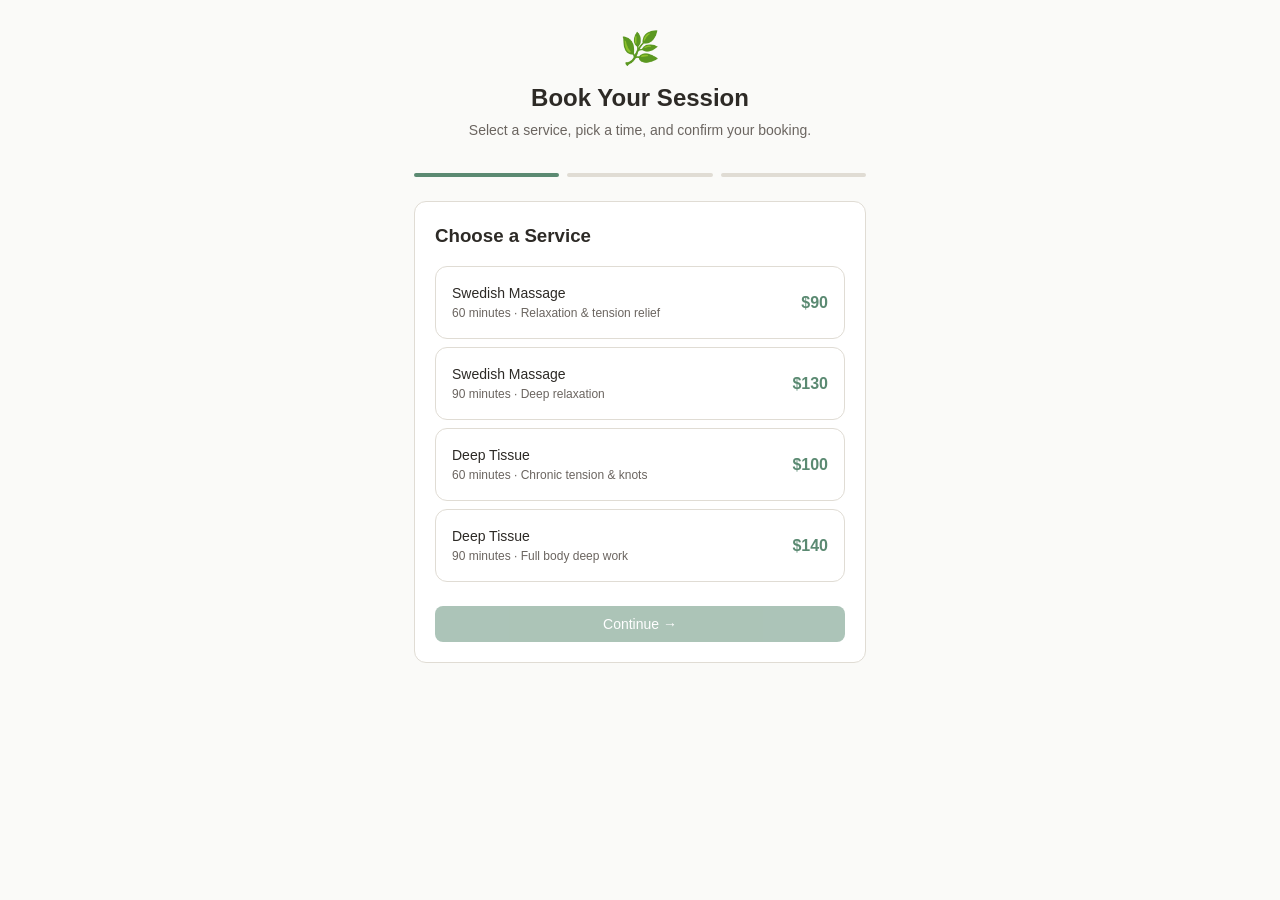
<file: book.html>
<!DOCTYPE html>
<html lang="en">
<head>
  <meta charset="UTF-8">
  <meta name="viewport" content="width=device-width, initial-scale=1.0">
  <title>Book a Session — BodyMind OS</title>
  <link rel="stylesheet" href="../styles.css">
  <style>
    body { background: var(--bg); }
    .booking-container { max-width: 500px; margin: 0 auto; padding: 24px; }
    .booking-header { text-align: center; margin-bottom: 32px; }
    .booking-header h1 { font-size: 24px; font-weight: 700; margin-bottom: 4px; }
    .booking-header p { color: var(--text-muted); font-size: 14px; }
    .step-indicator { display: flex; gap: 8px; margin-bottom: 24px; }
    .step { flex: 1; height: 4px; background: var(--border); border-radius: 2px; }
    .step.active { background: var(--primary); }
    .step.completed { background: var(--success); }
    .booking-step { display: none; }
    .booking-step.active { display: block; }
    .session-option { display: flex; align-items: center; gap: 12px; padding: 16px; border: 1px solid var(--border); border-radius: var(--radius); margin-bottom: 8px; cursor: pointer; transition: border-color 0.15s; }
    .session-option:hover { border-color: var(--primary); }
    .session-option.selected { border-color: var(--primary); background: var(--primary-bg); }
    .session-info { flex: 1; }
    .session-name { font-weight: 500; font-size: 14px; }
    .session-details { font-size: 12px; color: var(--text-muted); }
    .session-price { font-weight: 600; color: var(--primary); }
    .time-slots { display: grid; grid-template-columns: repeat(3, 1fr); gap: 8px; }
    .time-slot { padding: 10px; text-align: center; border: 1px solid var(--border); border-radius: var(--radius-sm); cursor: pointer; font-size: 13px; transition: all 0.15s; }
    .time-slot:hover { border-color: var(--primary); }
    .time-slot.selected { background: var(--primary); color: white; border-color: var(--primary); }
    .confirmation-box { background: var(--success-bg); border: 1px solid var(--success); border-radius: var(--radius); padding: 20px; text-align: center; }
    .confirmation-box h3 { color: var(--success); margin-bottom: 8px; }
  </style>
</head>
<body>
  <div class="booking-container">
    <div class="booking-header">
      <div style="font-size:32px; margin-bottom:8px;">🌿</div>
      <h1>Book Your Session</h1>
      <p>Select a service, pick a time, and confirm your booking.</p>
    </div>

    <div class="step-indicator">
      <div class="step active" id="step-ind-1"></div>
      <div class="step" id="step-ind-2"></div>
      <div class="step" id="step-ind-3"></div>
    </div>

    <!-- Step 1: Select Service -->
    <div class="booking-step active" id="booking-step-1">
      <div class="card">
        <h3 style="margin-bottom:16px;">Choose a Service</h3>
        <div id="session-options">
          <div class="session-option" data-type="Swedish 60" data-duration="60" data-price="90">
            <div class="session-info">
              <div class="session-name">Swedish Massage</div>
              <div class="session-details">60 minutes · Relaxation & tension relief</div>
            </div>
            <div class="session-price">$90</div>
          </div>
          <div class="session-option" data-type="Swedish 90" data-duration="90" data-price="130">
            <div class="session-info">
              <div class="session-name">Swedish Massage</div>
              <div class="session-details">90 minutes · Deep relaxation</div>
            </div>
            <div class="session-price">$130</div>
          </div>
          <div class="session-option" data-type="Deep Tissue 60" data-duration="60" data-price="100">
            <div class="session-info">
              <div class="session-name">Deep Tissue</div>
              <div class="session-details">60 minutes · Chronic tension & knots</div>
            </div>
            <div class="session-price">$100</div>
          </div>
          <div class="session-option" data-type="Deep Tissue 90" data-duration="90" data-price="140">
            <div class="session-info">
              <div class="session-name">Deep Tissue</div>
              <div class="session-details">90 minutes · Full body deep work</div>
            </div>
            <div class="session-price">$140</div>
          </div>
        </div>
        <button class="btn btn-primary btn-full" id="btn-step-1-next" style="margin-top:16px;" disabled>Continue →</button>
      </div>
    </div>

    <!-- Step 2: Select Time -->
    <div class="booking-step" id="booking-step-2">
      <div class="card">
        <h3 style="margin-bottom:4px;">Pick a Date & Time</h3>
        <p style="font-size:13px; color:var(--text-muted); margin-bottom:16px;">Select an available slot:</p>
        <div class="form-group">
          <label>Date</label>
          <input type="date" id="booking-date">
        </div>
        <div class="time-slots" id="time-slots">
          <div class="time-slot" data-time="09:00">9:00 AM</div>
          <div class="time-slot" data-time="10:00">10:00 AM</div>
          <div class="time-slot" data-time="11:00">11:00 AM</div>
          <div class="time-slot" data-time="12:00">12:00 PM</div>
          <div class="time-slot" data-time="13:00">1:00 PM</div>
          <div class="time-slot" data-time="14:00">2:00 PM</div>
          <div class="time-slot" data-time="15:00">3:00 PM</div>
          <div class="time-slot" data-time="16:00">4:00 PM</div>
          <div class="time-slot" data-time="17:00">5:00 PM</div>
        </div>
        <div style="display:flex; gap:8px; margin-top:16px;">
          <button class="btn btn-ghost" id="btn-step-2-back">← Back</button>
          <button class="btn btn-primary btn-full" id="btn-step-2-next" disabled>Continue →</button>
        </div>
      </div>
    </div>

    <!-- Step 3: Confirm -->
    <div class="booking-step" id="booking-step-3">
      <div class="card">
        <h3 style="margin-bottom:16px;">Your Details</h3>
        <div class="form-group">
          <label>Full Name *</label>
          <input type="text" id="client-name" placeholder="Your full name">
        </div>
        <div class="form-row">
          <div class="form-group">
            <label>Email *</label>
            <input type="email" id="client-email" placeholder="you@email.com">
          </div>
          <div class="form-group">
            <label>Phone</label>
            <input type="tel" id="client-phone" placeholder="555-0100">
          </div>
        </div>
        <div class="form-group">
          <label>Any notes for the therapist?</label>
          <textarea id="client-booking-notes" placeholder="Focus areas, injuries, preferences..."></textarea>
        </div>
        <div style="display:flex; gap:8px;">
          <button class="btn btn-ghost" id="btn-step-3-back">← Back</button>
          <button class="btn btn-primary btn-full" id="btn-confirm-booking">Confirm Booking</button>
        </div>
      </div>
    </div>

    <!-- Confirmation -->
    <div class="booking-step" id="booking-step-4">
      <div class="confirmation-box">
        <div style="font-size:40px; margin-bottom:12px;">✓</div>
        <h3>Booking Confirmed!</h3>
        <p style="font-size:14px; color:var(--text-muted); margin-top:8px;">You'll receive a confirmation email shortly.</p>
        <div id="booking-summary" style="margin-top:20px; text-align:left; padding:16px; background:var(--bg-card); border-radius:var(--radius-sm);"></div>
      </div>
    </div>
  </div>

  <script>
    (function() {
      let selectedSession = null;
      let selectedDate = null;
      let selectedTime = null;

      // Set min date to today
      const today = new Date().toISOString().split('T')[0];
      document.getElementById('booking-date').min = today;
      document.getElementById('booking-date').value = today;
      selectedDate = today;

      // Session selection
      document.querySelectorAll('.session-option').forEach(el => {
        el.addEventListener('click', () => {
          document.querySelectorAll('.session-option').forEach(e => e.classList.remove('selected'));
          el.classList.add('selected');
          selectedSession = {
            type: el.dataset.type,
            duration: el.dataset.duration,
            price: el.dataset.price
          };
          document.getElementById('btn-step-1-next').disabled = false;
        });
      });

      // Time slot selection
      document.querySelectorAll('.time-slot').forEach(el => {
        el.addEventListener('click', () => {
          document.querySelectorAll('.time-slot').forEach(e => e.classList.remove('selected'));
          el.classList.add('selected');
          selectedTime = el.dataset.time;
          document.getElementById('btn-step-2-next').disabled = false;
        });
      });

      document.getElementById('booking-date').addEventListener('change', (e) => {
        selectedDate = e.target.value;
      });

      // Navigation
      function goToStep(n) {
        document.querySelectorAll('.booking-step').forEach(s => s.classList.remove('active'));
        document.getElementById('booking-step-' + n).classList.add('active');

        for (let i = 1; i <= 3; i++) {
          const ind = document.getElementById('step-ind-' + i);
          if (i < n) ind.className = 'step completed';
          else if (i === n) ind.className = 'step active';
          else ind.className = 'step';
        }
      }

      document.getElementById('btn-step-1-next').addEventListener('click', () => goToStep(2));
      document.getElementById('btn-step-2-next').addEventListener('click', () => goToStep(3));
      document.getElementById('btn-step-2-back').addEventListener('click', () => goToStep(1));
      document.getElementById('btn-step-3-back').addEventListener('click', () => goToStep(2));

      document.getElementById('btn-confirm-booking').addEventListener('click', () => {
        const name = document.getElementById('client-name').value.trim();
        const email = document.getElementById('client-email').value.trim();

        if (!name || !email) {
          alert('Name and email are required');
          return;
        }

        // Save to localStorage (shared with therapist app)
        const bookings = JSON.parse(localStorage.getItem('bodymind_public_bookings') || '[]');
        bookings.push({
          id: 'pb_' + Date.now(),
          clientName: name,
          clientEmail: email,
          clientPhone: document.getElementById('client-phone').value.trim(),
          notes: document.getElementById('client-booking-notes').value.trim(),
          sessionType: selectedSession.type,
          sessionDuration: selectedSession.duration,
          sessionPrice: selectedSession.price,
          date: selectedDate,
          time: selectedTime,
          createdAt: new Date().toISOString()
        });
        localStorage.setItem('bodymind_public_bookings', JSON.stringify(bookings));

        // Show confirmation
        document.getElementById('booking-summary').innerHTML = `
          <div style="font-size:13px; line-height:1.8;">
            <div><strong>Service:</strong> ${selectedSession.type}</div>
            <div><strong>Date:</strong> ${new Date(selectedDate).toLocaleDateString('en-US', { weekday: 'long', month: 'long', day: 'numeric' })}</div>
            <div><strong>Time:</strong> ${selectedTime}</div>
            <div><strong>Duration:</strong> ${selectedSession.duration} minutes</div>
            <div><strong>Price:</strong> $${selectedSession.price}</div>
          </div>
        `;

        goToStep(4);
      });
    })();
  </script>
</body>
</html>
</file>
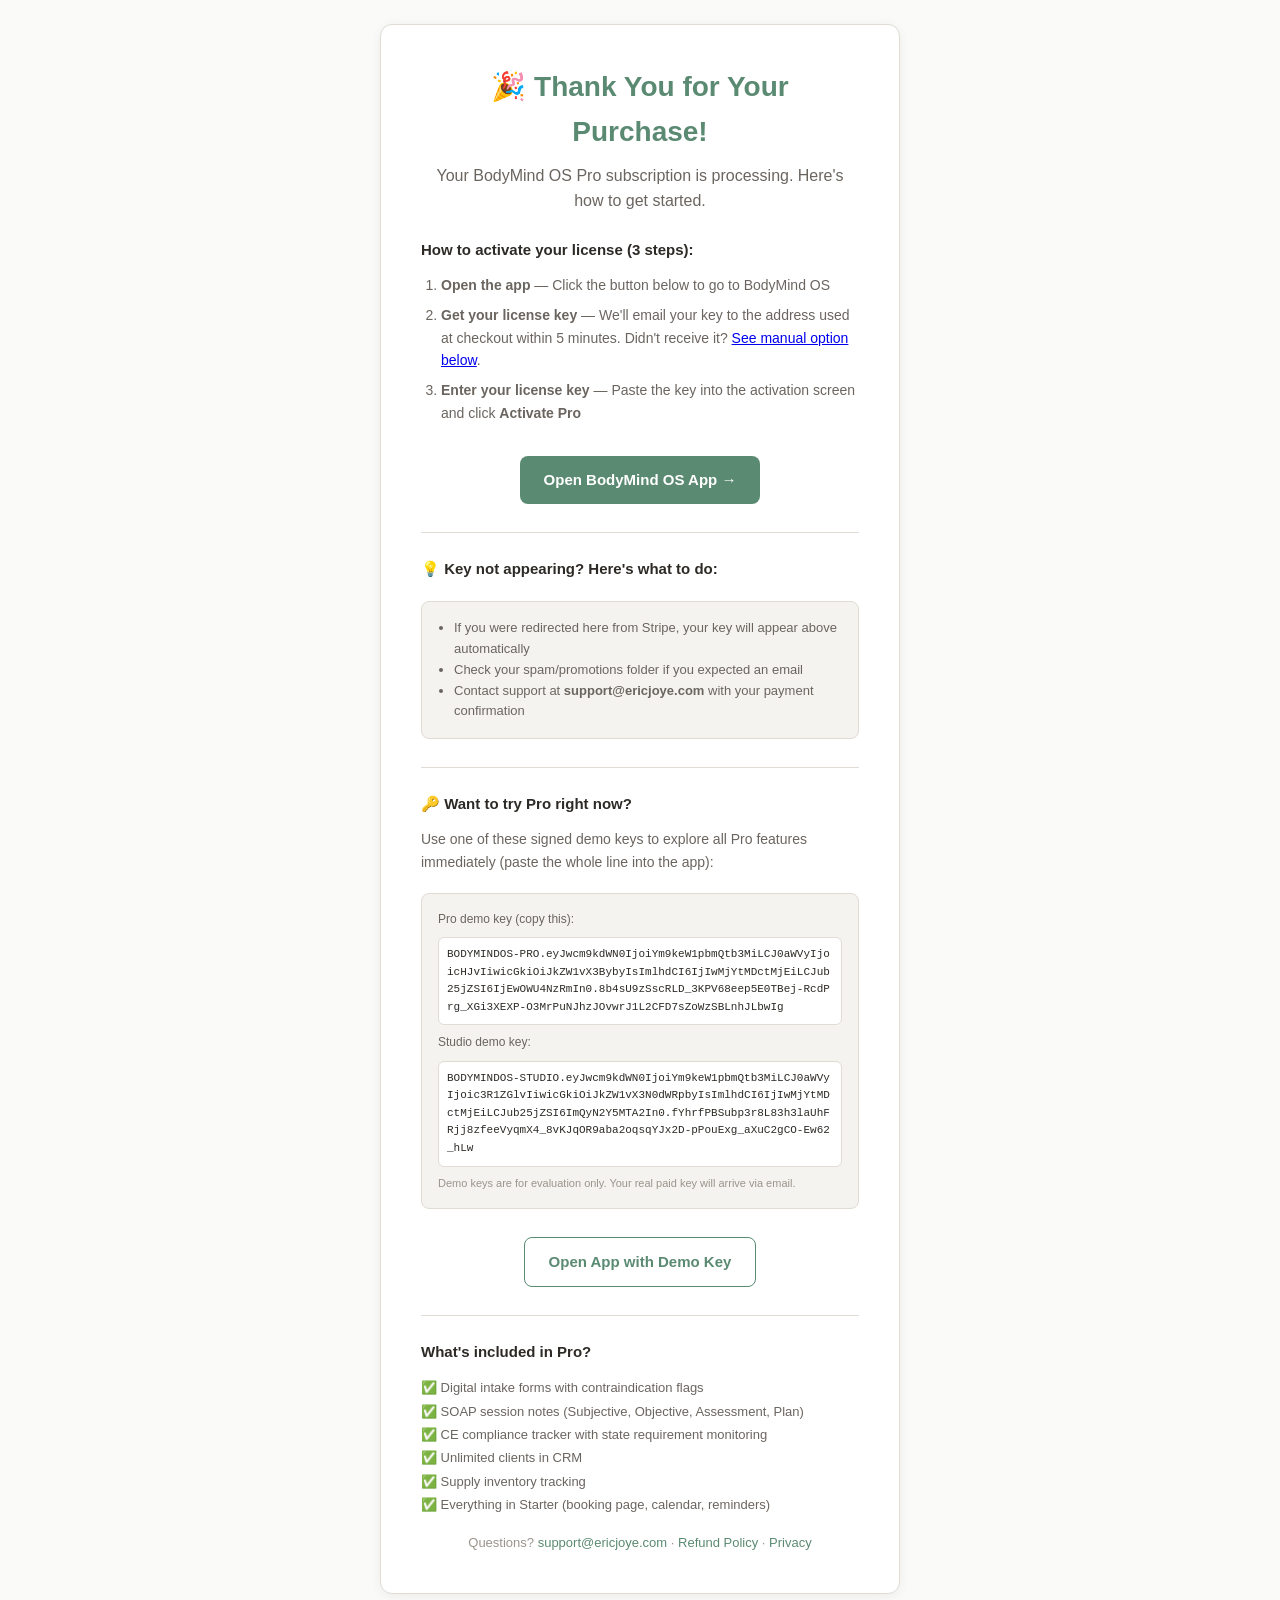
<file: thank-you.html>
<!DOCTYPE html>
<html lang="en">
<head>
  <meta charset="UTF-8">
  <meta name="viewport" content="width=device-width, initial-scale=1.0">
  <title>Thank You — BodyMind OS</title>
  <style>
    * { box-sizing: border-box; margin: 0; padding: 0; }
    body {
      font-family: -apple-system, BlinkMacSystemFont, 'Segoe UI', Roboto, sans-serif;
      background: #fafaf8; color: #2d2a26; line-height: 1.6;
      min-height: 100vh; display: flex; align-items: center; justify-content: center;
      padding: 24px;
    }
    .card {
      background: #fff; border: 1px solid #e0dcd4; border-radius: 12px;
      padding: 40px; max-width: 520px; width: 100%; text-align: center;
      box-shadow: 0 2px 12px rgba(0,0,0,0.06);
    }
    h1 { font-size: 28px; font-weight: 700; margin-bottom: 8px; color: #5b8a72; }
    .subtitle { font-size: 16px; color: #6b6560; margin-bottom: 24px; }
    .steps { text-align: left; margin: 24px 0; }
    .steps h3 { font-size: 15px; font-weight: 600; margin-bottom: 12px; }
    .steps ol { padding-left: 20px; }
    .steps li { font-size: 14px; color: #6b6560; margin-bottom: 8px; }
    .key-notice {
      background: #f5f3ef; border: 1px solid #e0dcd4; border-radius: 8px;
      padding: 16px; margin: 20px 0; font-size: 13px; text-align: left;
    }
    .key-notice code {
      display: block; font-family: 'SF Mono', 'Fira Code', monospace;
      padding: 8px; background: #fff; border: 1px solid #e0dcd4;
      border-radius: 6px; margin: 8px 0; font-size: 13px; text-align: center;
    }
    .btn {
      display: inline-block; background: #5b8a72; color: #fff;
      padding: 12px 24px; border-radius: 8px; text-decoration: none;
      font-weight: 600; font-size: 15px; margin-top: 8px;
    }
    .btn:hover { background: #4a7360; }
    .btn-ghost {
      background: transparent; color: #5b8a72; border: 1px solid #5b8a72;
    }
    .btn-ghost:hover { background: rgba(91,138,114,0.05); }
    .section { margin-top: 28px; padding-top: 24px; border-top: 1px solid #e0dcd4; }
    .section h3 { font-size: 15px; font-weight: 600; margin-bottom: 12px; text-align: left; }
    .support { font-size: 13px; color: #9a948c; margin-top: 16px; }
    .support a { color: #5b8a72; text-decoration: none; }
  </style>
</head>
<body>
  <div class="card">
    <h1>🎉 Thank You for Your Purchase!</h1>
    <p class="subtitle">Your BodyMind OS Pro subscription is processing. Here's how to get started.</p>

    <div class="steps">
      <h3>How to activate your license (3 steps):</h3>
      <ol>
        <li><strong>Open the app</strong> — Click the button below to go to BodyMind OS</li>
        <li><strong>Get your license key</strong> — We'll email your key to the address used at checkout within 5 minutes. Didn't receive it? <a href="#manual-key">See manual option below</a>.</li>
        <li><strong>Enter your license key</strong> — Paste the key into the activation screen and click <strong>Activate Pro</strong></li>
      </ol>
    </div>

    <a href="app/" class="btn">Open BodyMind OS App →</a>

    <div class="section" id="auto-key">
      <h3>🔑 Your License Key</h3>
      <div id="key-loading" class="key-notice">
        <p><strong>Checking for your license key...</strong></p>
        <p style="margin-top:8px; font-size:12px; color:#6b6560;">This should only take a moment.</p>
      </div>
      <div id="key-found" class="key-notice" style="display:none;">
        <p><strong>Your key is ready!</strong> Copy it below and paste into the app:</p>
        <code id="key-display" style="user-select:all;">Loading...</code>
        <button class="btn btn-ghost" onclick="navigator.clipboard.writeText(document.getElementById('key-display').textContent);this.textContent='Copied!'" style="margin-top:8px;">📋 Copy Key</button>
        <a href="app/" class="btn" style="margin-top:8px;">Open App →</a>
      </div>
      <div id="key-not-found" class="key-notice" style="display:none;">
        <p><strong>⌛ Your key is still being processed.</strong></p>
        <p style="margin-top:8px;">It typically arrives within 30 seconds. Check this page again or use the demo keys below to explore immediately.</p>
      </div>
    </div>

    <div class="section" id="manual-key">
      <h3>💡 Key not appearing? Here's what to do:</h3>
      <div class="key-notice">
        <ul style="padding-left:16px; font-size:13px; color:#6b6560;">
          <li>If you were redirected here from Stripe, your key will appear above automatically</li>
          <li>Check your spam/promotions folder if you expected an email</li>
          <li>Contact support at <strong>support@ericjoye.com</strong> with your payment confirmation</li>
        </ul>
      </div>
    </div>

    <div class="section">
      <h3>🔑 Want to try Pro right now?</h3>
      <p style="font-size:14px; color:#6b6560; text-align:left; margin-bottom:12px;">
        Use one of these signed demo keys to explore all Pro features immediately (paste the whole line into the app):
      </p>
      <div class="key-notice">
        <p style="font-size:12px; color:#6b6560;">Pro demo key (copy this):</p>
        <code style="display:block;font-family:'SF Mono','Fira Code',monospace;font-size:11px;word-break:break-all;padding:8px;background:#fff;border:1px solid #e0dcd4;border-radius:6px;margin:8px 0;text-align:left;user-select:all;" onclick="navigator.clipboard.writeText(this.textContent)">BODYMINDOS-PRO.eyJwcm9kdWN0IjoiYm9keW1pbmQtb3MiLCJ0aWVyIjoicHJvIiwicGkiOiJkZW1vX3BybyIsImlhdCI6IjIwMjYtMDctMjEiLCJub25jZSI6IjEwOWU4NzRmIn0.8b4sU9zSscRLD_3KPV68eep5E0TBej-RcdPrg_XGi3XEXP-O3MrPuNJhzJOvwrJ1L2CFD7sZoWzSBLnhJLbwIg</code>
        <p style="font-size:12px; color:#6b6560;">Studio demo key:</p>
        <code style="display:block;font-family:'SF Mono','Fira Code',monospace;font-size:11px;word-break:break-all;padding:8px;background:#fff;border:1px solid #e0dcd4;border-radius:6px;margin:8px 0;text-align:left;user-select:all;" onclick="navigator.clipboard.writeText(this.textContent)">BODYMINDOS-STUDIO.eyJwcm9kdWN0IjoiYm9keW1pbmQtb3MiLCJ0aWVyIjoic3R1ZGlvIiwicGkiOiJkZW1vX3N0dWRpbyIsImlhdCI6IjIwMjYtMDctMjEiLCJub25jZSI6ImQyN2Y5MTA2In0.fYhrfPBSubp3r8L83h3laUhFRjj8zfeeVyqmX4_8vKJqOR9aba2oqsqYJx2D-pPouExg_aXuC2gCO-Ew62_hLw</code>
        <p style="font-size:11px; color:#9a948c; margin-top:8px;">Demo keys are for evaluation only. Your real paid key will arrive via email.</p>
      </div>
      <a href="app/" class="btn btn-ghost" style="margin-top:8px;">Open App with Demo Key</a>
    </div>

    <div class="section" style="text-align:left;">
      <h3>What's included in Pro?</h3>
      <div style="font-size:13px; color:#6b6560; line-height:1.8;">
        ✅ Digital intake forms with contraindication flags<br>
        ✅ SOAP session notes (Subjective, Objective, Assessment, Plan)<br>
        ✅ CE compliance tracker with state requirement monitoring<br>
        ✅ Unlimited clients in CRM<br>
        ✅ Supply inventory tracking<br>
        ✅ Everything in Starter (booking page, calendar, reminders)
      </div>
    </div>

    <p class="support">
      Questions? <a href="mailto:support@ericjoye.com">support@ericjoye.com</a> · 
      <a href="REFUND.md">Refund Policy</a> · 
      <a href="PRIVACY.md">Privacy</a>
    </p>
  </div>
  <script>
    // Auto-claim license key from Vercel API
    (async function() {
      const params = new URLSearchParams(window.location.search);
      const sessionId = params.get('session_id');
      const paymentIntent = params.get('payment_intent');

      if (!sessionId && !paymentIntent) {
        document.getElementById('auto-key').style.display = 'none';
        return;
      }

      const claimUrl = sessionId
        ? 'https://bodymind-os.vercel.app/api/claim-key?session_id=' + encodeURIComponent(sessionId)
        : 'https://bodymind-os.vercel.app/api/claim-key?payment_intent=' + encodeURIComponent(paymentIntent);

      // Retry up to 5 times with 3s delay
      for (let i = 0; i < 5; i++) {
        try {
          const resp = await fetch(claimUrl);
          const data = await resp.json();
          if (data.found && data.key) {
            document.getElementById('key-loading').style.display = 'none';
            document.getElementById('key-display').textContent = data.key;
            document.getElementById('key-found').style.display = 'block';
            return;
          }
        } catch (e) {}
        await new Promise(r => setTimeout(r, 3000));
      }

      document.getElementById('key-loading').style.display = 'none';
      document.getElementById('key-not-found').style.display = 'block';
    })();
  </script>
</body>
</html>
</file>
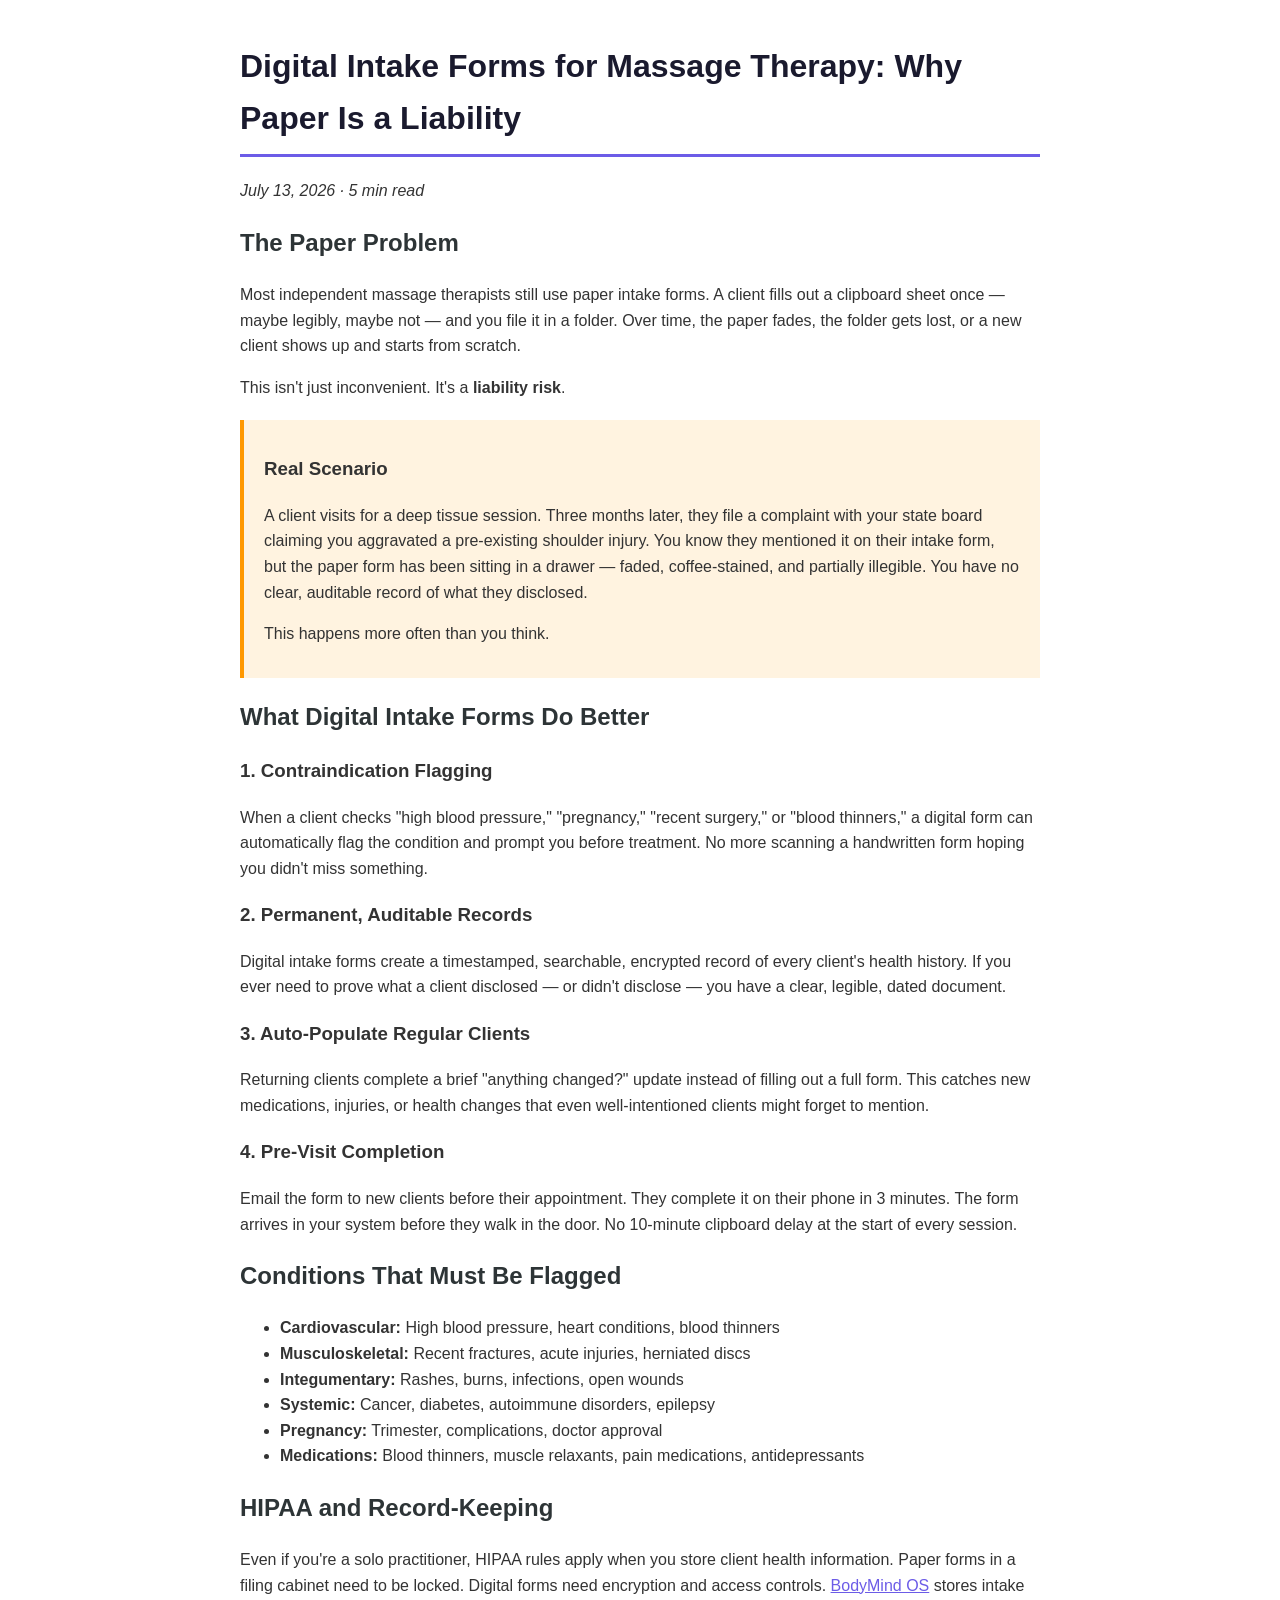
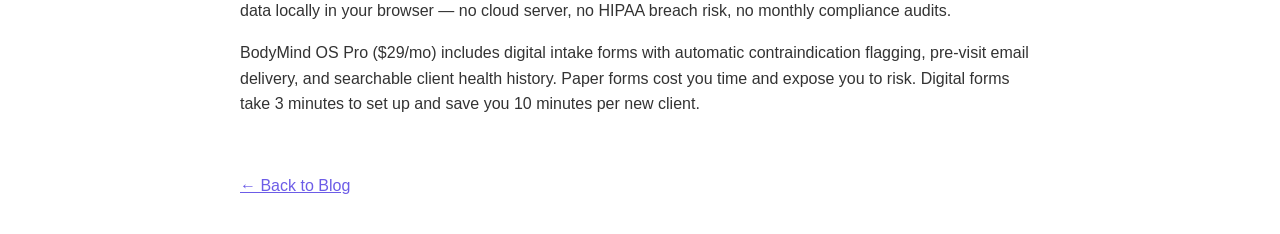
<file: blog/digital-intake-forms-massage-therapy.html>
<!DOCTYPE html>
<html lang="en">
<head>
<meta charset="UTF-8">
<meta name="viewport" content="width=device-width, initial-scale=1.0">
<title>Digital Intake Forms for Massage Therapy — BodyMind OS</title>
<meta name="description" content="Why paper health history forms are a liability for massage therapists. Digital intake with contraindication flagging catches conditions you might miss.">
<meta property="og:title" content="Digital Intake Forms for Massage Therapy: Why Paper Is a Liability">
<meta property="og:description" content="Paper health history forms get lost, fade, and leave you exposed. Digital intake protects your license and improves client care.">
<meta property="og:url" content="https://bodymind-os.vercel.app/blog/digital-intake-forms-massage-therapy.html">
<link rel="canonical" href="https://bodymind-os.vercel.app/blog/digital-intake-forms-massage-therapy.html">
<style>
body{font-family:-apple-system,BlinkMacSystemFont,'Segoe UI',Roboto,sans-serif;max-width:800px;margin:0 auto;padding:20px;line-height:1.6;color:#333}
h1{color:#1a1a2e;border-bottom:3px solid #6c5ce7;padding-bottom:10px}
h2{color:#2d3436}
blockquote{background:#f0f0ff;border-left:4px solid #6c5ce7;padding:10px 20px;margin:20px 0}
.warning{background:#fff3e0;border-left:4px solid #ff9800;padding:15px 20px;margin:20px 0}
a{color:#6c5ce7}
.back{margin-top:40px;display:inline-block}
</style>
</head>
<body>
<h1>Digital Intake Forms for Massage Therapy: Why Paper Is a Liability</h1>
<p><em>July 13, 2026 · 5 min read</em></p>

<h2>The Paper Problem</h2>
<p>Most independent massage therapists still use paper intake forms. A client fills out a clipboard sheet once — maybe legibly, maybe not — and you file it in a folder. Over time, the paper fades, the folder gets lost, or a new client shows up and starts from scratch.</p>

<p>This isn't just inconvenient. It's a <strong>liability risk</strong>.</p>

<div class="warning">
<h3>Real Scenario</h3>
<p>A client visits for a deep tissue session. Three months later, they file a complaint with your state board claiming you aggravated a pre-existing shoulder injury. You know they mentioned it on their intake form, but the paper form has been sitting in a drawer — faded, coffee-stained, and partially illegible. You have no clear, auditable record of what they disclosed.</p>
<p>This happens more often than you think.</p>
</div>

<h2>What Digital Intake Forms Do Better</h2>
<h3>1. Contraindication Flagging</h3>
<p>When a client checks "high blood pressure," "pregnancy," "recent surgery," or "blood thinners," a digital form can automatically flag the condition and prompt you before treatment. No more scanning a handwritten form hoping you didn't miss something.</p>

<h3>2. Permanent, Auditable Records</h3>
<p>Digital intake forms create a timestamped, searchable, encrypted record of every client's health history. If you ever need to prove what a client disclosed — or didn't disclose — you have a clear, legible, dated document.</p>

<h3>3. Auto-Populate Regular Clients</h3>
<p>Returning clients complete a brief "anything changed?" update instead of filling out a full form. This catches new medications, injuries, or health changes that even well-intentioned clients might forget to mention.</p>

<h3>4. Pre-Visit Completion</h3>
<p>Email the form to new clients before their appointment. They complete it on their phone in 3 minutes. The form arrives in your system before they walk in the door. No 10-minute clipboard delay at the start of every session.</p>

<h2>Conditions That Must Be Flagged</h2>
<ul>
<li><strong>Cardiovascular:</strong> High blood pressure, heart conditions, blood thinners</li>
<li><strong>Musculoskeletal:</strong> Recent fractures, acute injuries, herniated discs</li>
<li><strong>Integumentary:</strong> Rashes, burns, infections, open wounds</li>
<li><strong>Systemic:</strong> Cancer, diabetes, autoimmune disorders, epilepsy</li>
<li><strong>Pregnancy:</strong> Trimester, complications, doctor approval</li>
<li><strong>Medications:</strong> Blood thinners, muscle relaxants, pain medications, antidepressants</li>
</ul>

<h2>HIPAA and Record-Keeping</h2>
<p>Even if you're a solo practitioner, HIPAA rules apply when you store client health information. Paper forms in a filing cabinet need to be locked. Digital forms need encryption and access controls. <a href="https://bodymind-os.vercel.app/">BodyMind OS</a> stores intake data locally in your browser — no cloud server, no HIPAA breach risk, no monthly compliance audits.</p>

<p>BodyMind OS Pro ($29/mo) includes digital intake forms with automatic contraindication flagging, pre-visit email delivery, and searchable client health history. Paper forms cost you time and expose you to risk. Digital forms take 3 minutes to set up and save you 10 minutes per new client.</p>

<p class="back"><a href="index.html">← Back to Blog</a></p>
</body>
</html>
</file>
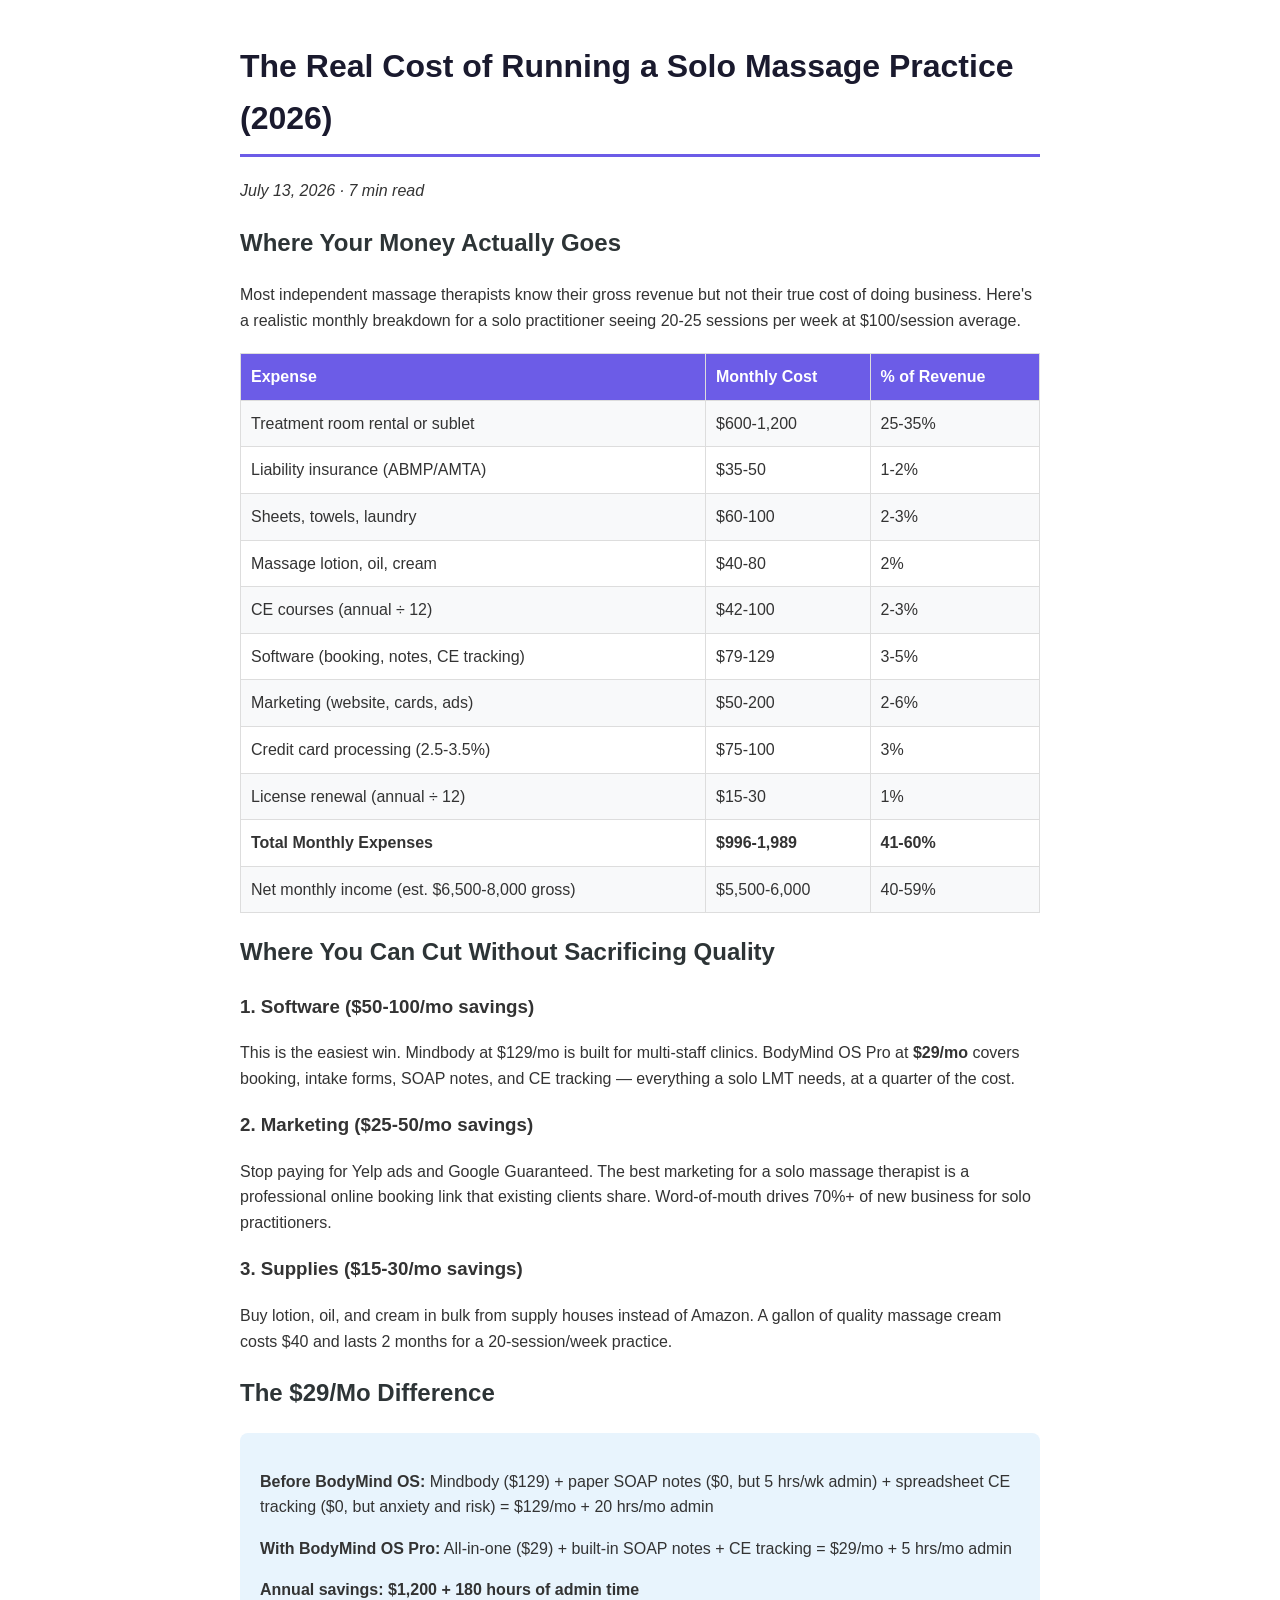
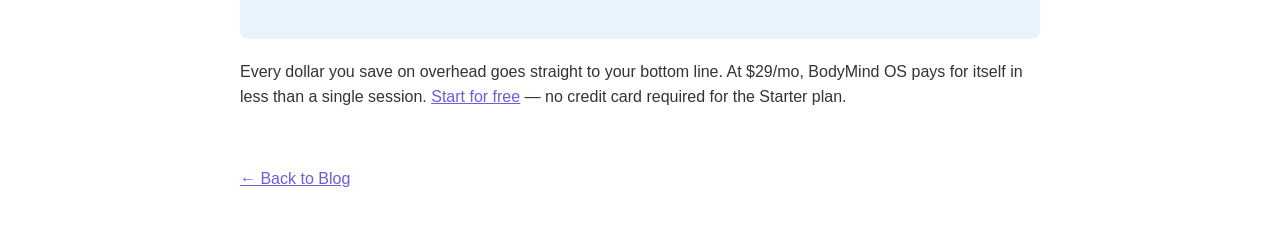
<file: blog/independent-massage-therapist-business-costs.html>
<!DOCTYPE html>
<html lang="en">
<head>
<meta charset="UTF-8">
<meta name="viewport" content="width=device-width, initial-scale=1.0">
<title>The Real Cost of Running a Solo Massage Practice (2026) — BodyMind OS</title>
<meta name="description" content="Break down every expense of running a solo massage practice: rent, insurance, supplies, CE, software, marketing. Cut $200+/month.">
<meta property="og:title" content="The Real Cost of Running a Solo Massage Practice (2026)">
<meta property="og:description" content="Break down every expense of a solo massage practice. See where your money goes and save $200+/month.">
<meta property="og:url" content="https://bodymind-os.vercel.app/blog/independent-massage-therapist-business-costs.html">
<link rel="canonical" href="https://bodymind-os.vercel.app/blog/independent-massage-therapist-business-costs.html">
<style>
body{font-family:-apple-system,BlinkMacSystemFont,'Segoe UI',Roboto,sans-serif;max-width:800px;margin:0 auto;padding:20px;line-height:1.6;color:#333}
h1{color:#1a1a2e;border-bottom:3px solid #6c5ce7;padding-bottom:10px}
h2{color:#2d3436}
table{border-collapse:collapse;width:100%;margin:20px 0}
th,td{text-align:left;padding:10px;border:1px solid #ddd}
th{background:#6c5ce7;color:#fff}
tr:nth-child(even){background:#f8f9fa}
.highlight{background:#e8f4fd;padding:20px;border-radius:8px;margin:20px 0}
a{color:#6c5ce7}
.back{margin-top:40px;display:inline-block}
</style>
</head>
<body>
<h1>The Real Cost of Running a Solo Massage Practice (2026)</h1>
<p><em>July 13, 2026 · 7 min read</em></p>

<h2>Where Your Money Actually Goes</h2>
<p>Most independent massage therapists know their gross revenue but not their true cost of doing business. Here's a realistic monthly breakdown for a solo practitioner seeing 20-25 sessions per week at $100/session average.</p>

<table>
<tr><th>Expense</th><th>Monthly Cost</th><th>% of Revenue</th></tr>
<tr><td>Treatment room rental or sublet</td><td>$600-1,200</td><td>25-35%</td></tr>
<tr><td>Liability insurance (ABMP/AMTA)</td><td>$35-50</td><td>1-2%</td></tr>
<tr><td>Sheets, towels, laundry</td><td>$60-100</td><td>2-3%</td></tr>
<tr><td>Massage lotion, oil, cream</td><td>$40-80</td><td>2%</td></tr>
<tr><td>CE courses (annual ÷ 12)</td><td>$42-100</td><td>2-3%</td></tr>
<tr><td>Software (booking, notes, CE tracking)</td><td>$79-129</td><td>3-5%</td></tr>
<tr><td>Marketing (website, cards, ads)</td><td>$50-200</td><td>2-6%</td></tr>
<tr><td>Credit card processing (2.5-3.5%)</td><td>$75-100</td><td>3%</td></tr>
<tr><td>License renewal (annual ÷ 12)</td><td>$15-30</td><td>1%</td></tr>
<tr><td><strong>Total Monthly Expenses</strong></td><td><strong>$996-1,989</strong></td><td><strong>41-60%</strong></td></tr>
<tr><td>Net monthly income (est. $6,500-8,000 gross)</td><td>$5,500-6,000</td><td>40-59%</td></tr>
</table>

<h2>Where You Can Cut Without Sacrificing Quality</h2>
<h3>1. Software ($50-100/mo savings)</h3>
<p>This is the easiest win. Mindbody at $129/mo is built for multi-staff clinics. BodyMind OS Pro at <strong>$29/mo</strong> covers booking, intake forms, SOAP notes, and CE tracking — everything a solo LMT needs, at a quarter of the cost.</p>

<h3>2. Marketing ($25-50/mo savings)</h3>
<p>Stop paying for Yelp ads and Google Guaranteed. The best marketing for a solo massage therapist is a professional online booking link that existing clients share. Word-of-mouth drives 70%+ of new business for solo practitioners.</p>

<h3>3. Supplies ($15-30/mo savings)</h3>
<p>Buy lotion, oil, and cream in bulk from supply houses instead of Amazon. A gallon of quality massage cream costs $40 and lasts 2 months for a 20-session/week practice.</p>

<h2>The $29/Mo Difference</h2>
<div class="highlight">
<p><strong>Before BodyMind OS:</strong> Mindbody ($129) + paper SOAP notes ($0, but 5 hrs/wk admin) + spreadsheet CE tracking ($0, but anxiety and risk) = $129/mo + 20 hrs/mo admin</p>
<p><strong>With BodyMind OS Pro:</strong> All-in-one ($29) + built-in SOAP notes + CE tracking = $29/mo + 5 hrs/mo admin</p>
<p><strong>Annual savings: $1,200 + 180 hours of admin time</strong></p>
</div>

<p>Every dollar you save on overhead goes straight to your bottom line. At $29/mo, BodyMind OS pays for itself in less than a single session. <a href="https://bodymind-os.vercel.app/">Start for free</a> — no credit card required for the Starter plan.</p>

<p class="back"><a href="index.html">← Back to Blog</a></p>
</body>
</html>
</file>
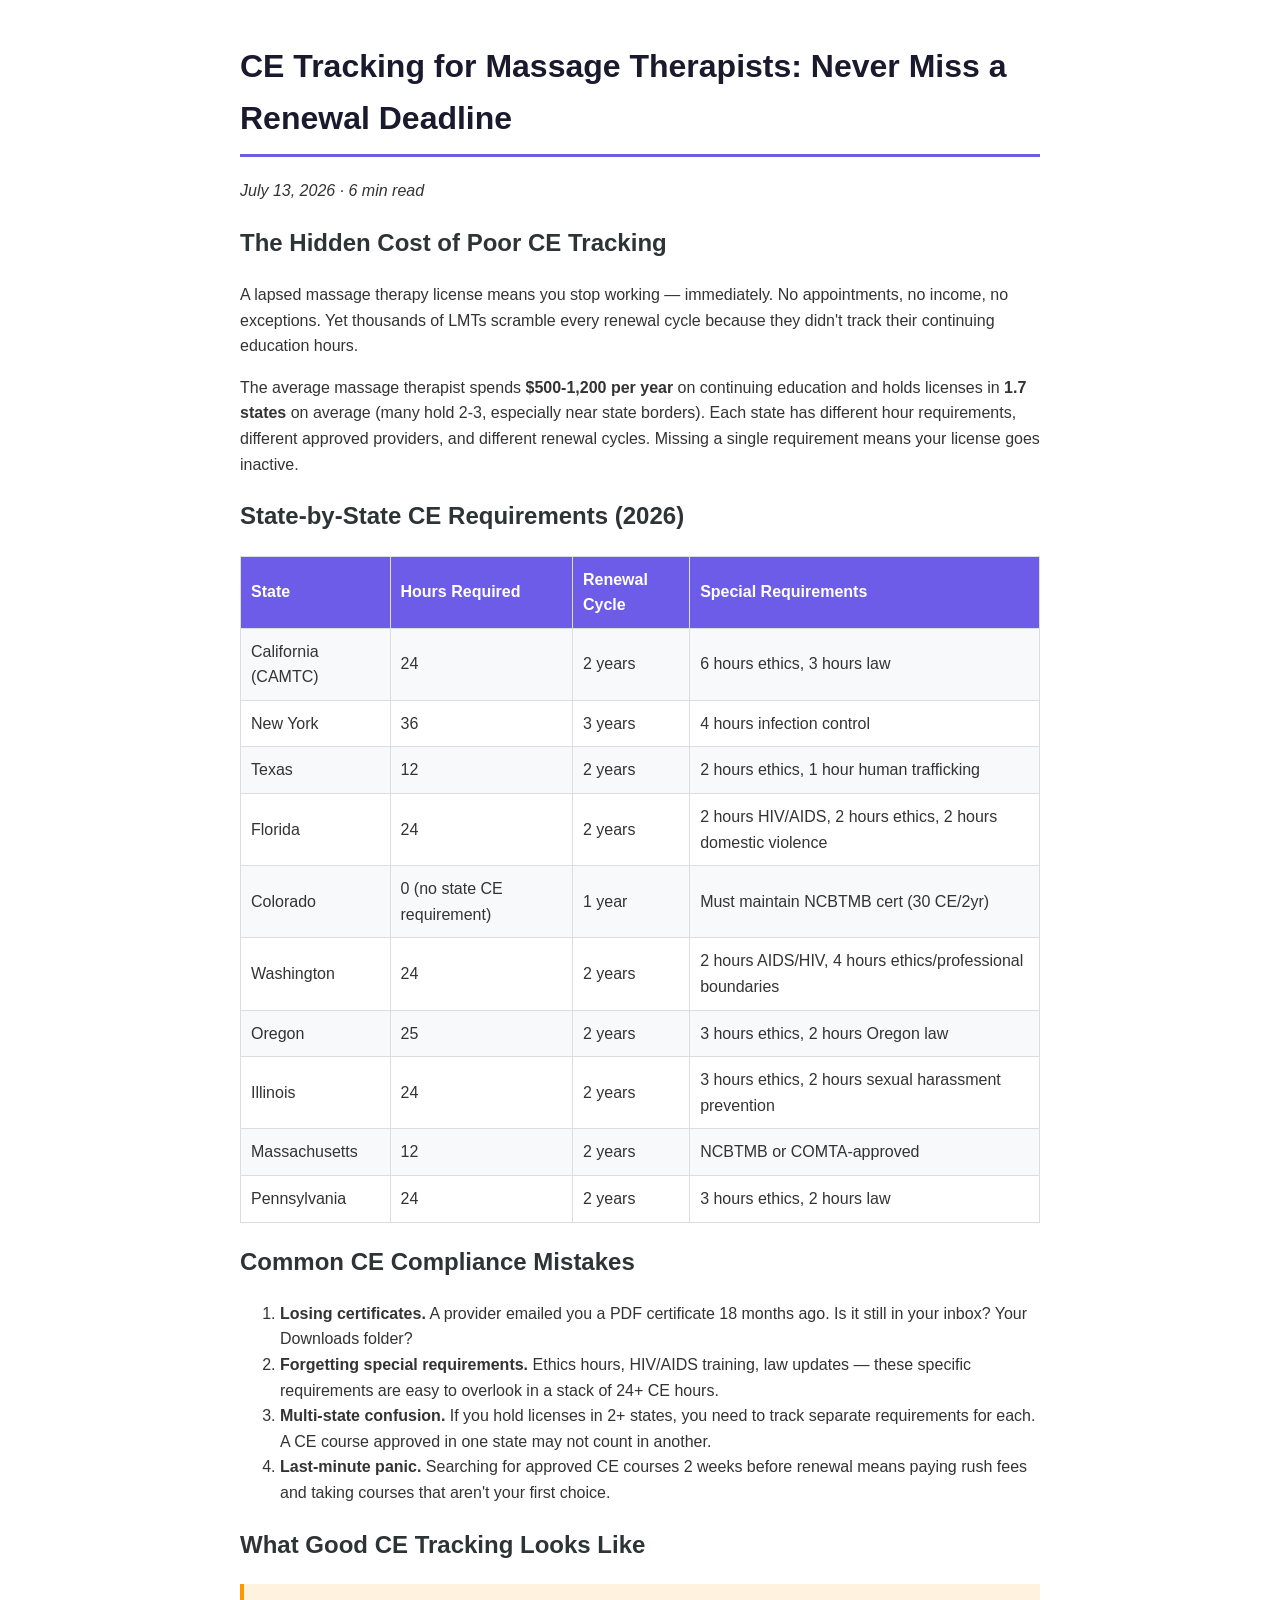
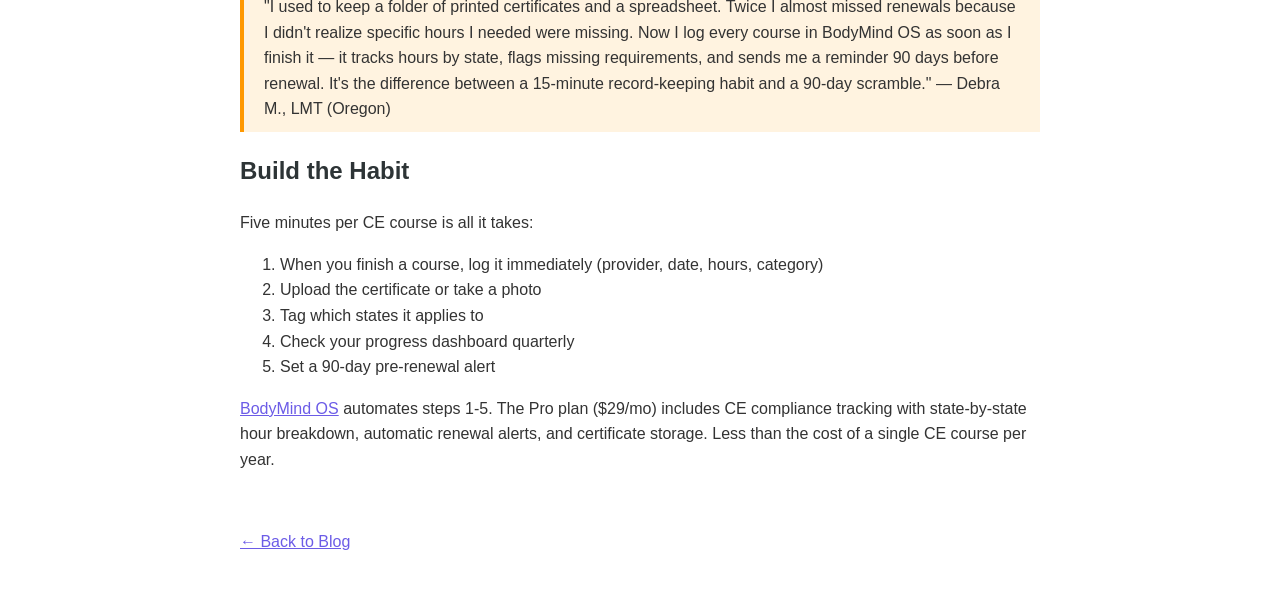
<file: blog/massage-therapist-ce-tracking-guide.html>
<!DOCTYPE html>
<html lang="en">
<head>
<meta charset="UTF-8">
<meta name="viewport" content="width=device-width, initial-scale=1.0">
<title>CE Tracking for Massage Therapists: Never Miss a Renewal — BodyMind OS</title>
<meta name="description" content="Track continuing education hours for massage therapy licensure. State-by-state CE requirements, renewal cycles, and how to automate compliance tracking.">
<meta property="og:title" content="CE Tracking for Massage Therapists: Never Miss a Renewal Deadline">
<meta property="og:description" content="Track continuing education hours across multiple states and never miss a license renewal.">
<meta property="og:url" content="https://bodymind-os.vercel.app/blog/massage-therapist-ce-tracking-guide.html">
<link rel="canonical" href="https://bodymind-os.vercel.app/blog/massage-therapist-ce-tracking-guide.html">
<style>
body{font-family:-apple-system,BlinkMacSystemFont,'Segoe UI',Roboto,sans-serif;max-width:800px;margin:0 auto;padding:20px;line-height:1.6;color:#333}
h1{color:#1a1a2e;border-bottom:3px solid #6c5ce7;padding-bottom:10px}
h2{color:#2d3436}
table{border-collapse:collapse;width:100%;margin:20px 0}
th,td{text-align:left;padding:10px;border:1px solid #ddd}
th{background:#6c5ce7;color:#fff}
tr:nth-child(even){background:#f8f9fa}
blockquote{background:#fff3e0;border-left:4px solid #ff9800;padding:10px 20px;margin:20px 0}
a{color:#6c5ce7}
.back{margin-top:40px;display:inline-block}
</style>
</head>
<body>
<h1>CE Tracking for Massage Therapists: Never Miss a Renewal Deadline</h1>
<p><em>July 13, 2026 · 6 min read</em></p>

<h2>The Hidden Cost of Poor CE Tracking</h2>
<p>A lapsed massage therapy license means you stop working — immediately. No appointments, no income, no exceptions. Yet thousands of LMTs scramble every renewal cycle because they didn't track their continuing education hours.</p>

<p>The average massage therapist spends <strong>$500-1,200 per year</strong> on continuing education and holds licenses in <strong>1.7 states</strong> on average (many hold 2-3, especially near state borders). Each state has different hour requirements, different approved providers, and different renewal cycles. Missing a single requirement means your license goes inactive.</p>

<h2>State-by-State CE Requirements (2026)</h2>
<table>
<tr><th>State</th><th>Hours Required</th><th>Renewal Cycle</th><th>Special Requirements</th></tr>
<tr><td>California (CAMTC)</td><td>24</td><td>2 years</td><td>6 hours ethics, 3 hours law</td></tr>
<tr><td>New York</td><td>36</td><td>3 years</td><td>4 hours infection control</td></tr>
<tr><td>Texas</td><td>12</td><td>2 years</td><td>2 hours ethics, 1 hour human trafficking</td></tr>
<tr><td>Florida</td><td>24</td><td>2 years</td><td>2 hours HIV/AIDS, 2 hours ethics, 2 hours domestic violence</td></tr>
<tr><td>Colorado</td><td>0 (no state CE requirement)</td><td>1 year</td><td>Must maintain NCBTMB cert (30 CE/2yr)</td></tr>
<tr><td>Washington</td><td>24</td><td>2 years</td><td>2 hours AIDS/HIV, 4 hours ethics/professional boundaries</td></tr>
<tr><td>Oregon</td><td>25</td><td>2 years</td><td>3 hours ethics, 2 hours Oregon law</td></tr>
<tr><td>Illinois</td><td>24</td><td>2 years</td><td>3 hours ethics, 2 hours sexual harassment prevention</td></tr>
<tr><td>Massachusetts</td><td>12</td><td>2 years</td><td>NCBTMB or COMTA-approved</td></tr>
<tr><td>Pennsylvania</td><td>24</td><td>2 years</td><td>3 hours ethics, 2 hours law</td></tr>
</table>

<h2>Common CE Compliance Mistakes</h2>
<ol>
<li><strong>Losing certificates.</strong> A provider emailed you a PDF certificate 18 months ago. Is it still in your inbox? Your Downloads folder?</li>
<li><strong>Forgetting special requirements.</strong> Ethics hours, HIV/AIDS training, law updates — these specific requirements are easy to overlook in a stack of 24+ CE hours.</li>
<li><strong>Multi-state confusion.</strong> If you hold licenses in 2+ states, you need to track separate requirements for each. A CE course approved in one state may not count in another.</li>
<li><strong>Last-minute panic.</strong> Searching for approved CE courses 2 weeks before renewal means paying rush fees and taking courses that aren't your first choice.</li>
</ol>

<h2>What Good CE Tracking Looks Like</h2>
<blockquote>
"I used to keep a folder of printed certificates and a spreadsheet. Twice I almost missed renewals because I didn't realize specific hours I needed were missing. Now I log every course in BodyMind OS as soon as I finish it — it tracks hours by state, flags missing requirements, and sends me a reminder 90 days before renewal. It's the difference between a 15-minute record-keeping habit and a 90-day scramble." — Debra M., LMT (Oregon)
</blockquote>

<h2>Build the Habit</h2>
<p>Five minutes per CE course is all it takes:</p>
<ol>
<li>When you finish a course, log it immediately (provider, date, hours, category)</li>
<li>Upload the certificate or take a photo</li>
<li>Tag which states it applies to</li>
<li>Check your progress dashboard quarterly</li>
<li>Set a 90-day pre-renewal alert</li>
</ol>

<p><a href="https://bodymind-os.vercel.app/">BodyMind OS</a> automates steps 1-5. The Pro plan ($29/mo) includes CE compliance tracking with state-by-state hour breakdown, automatic renewal alerts, and certificate storage. Less than the cost of a single CE course per year.</p>

<p class="back"><a href="index.html">← Back to Blog</a></p>
</body>
</html>
</file>
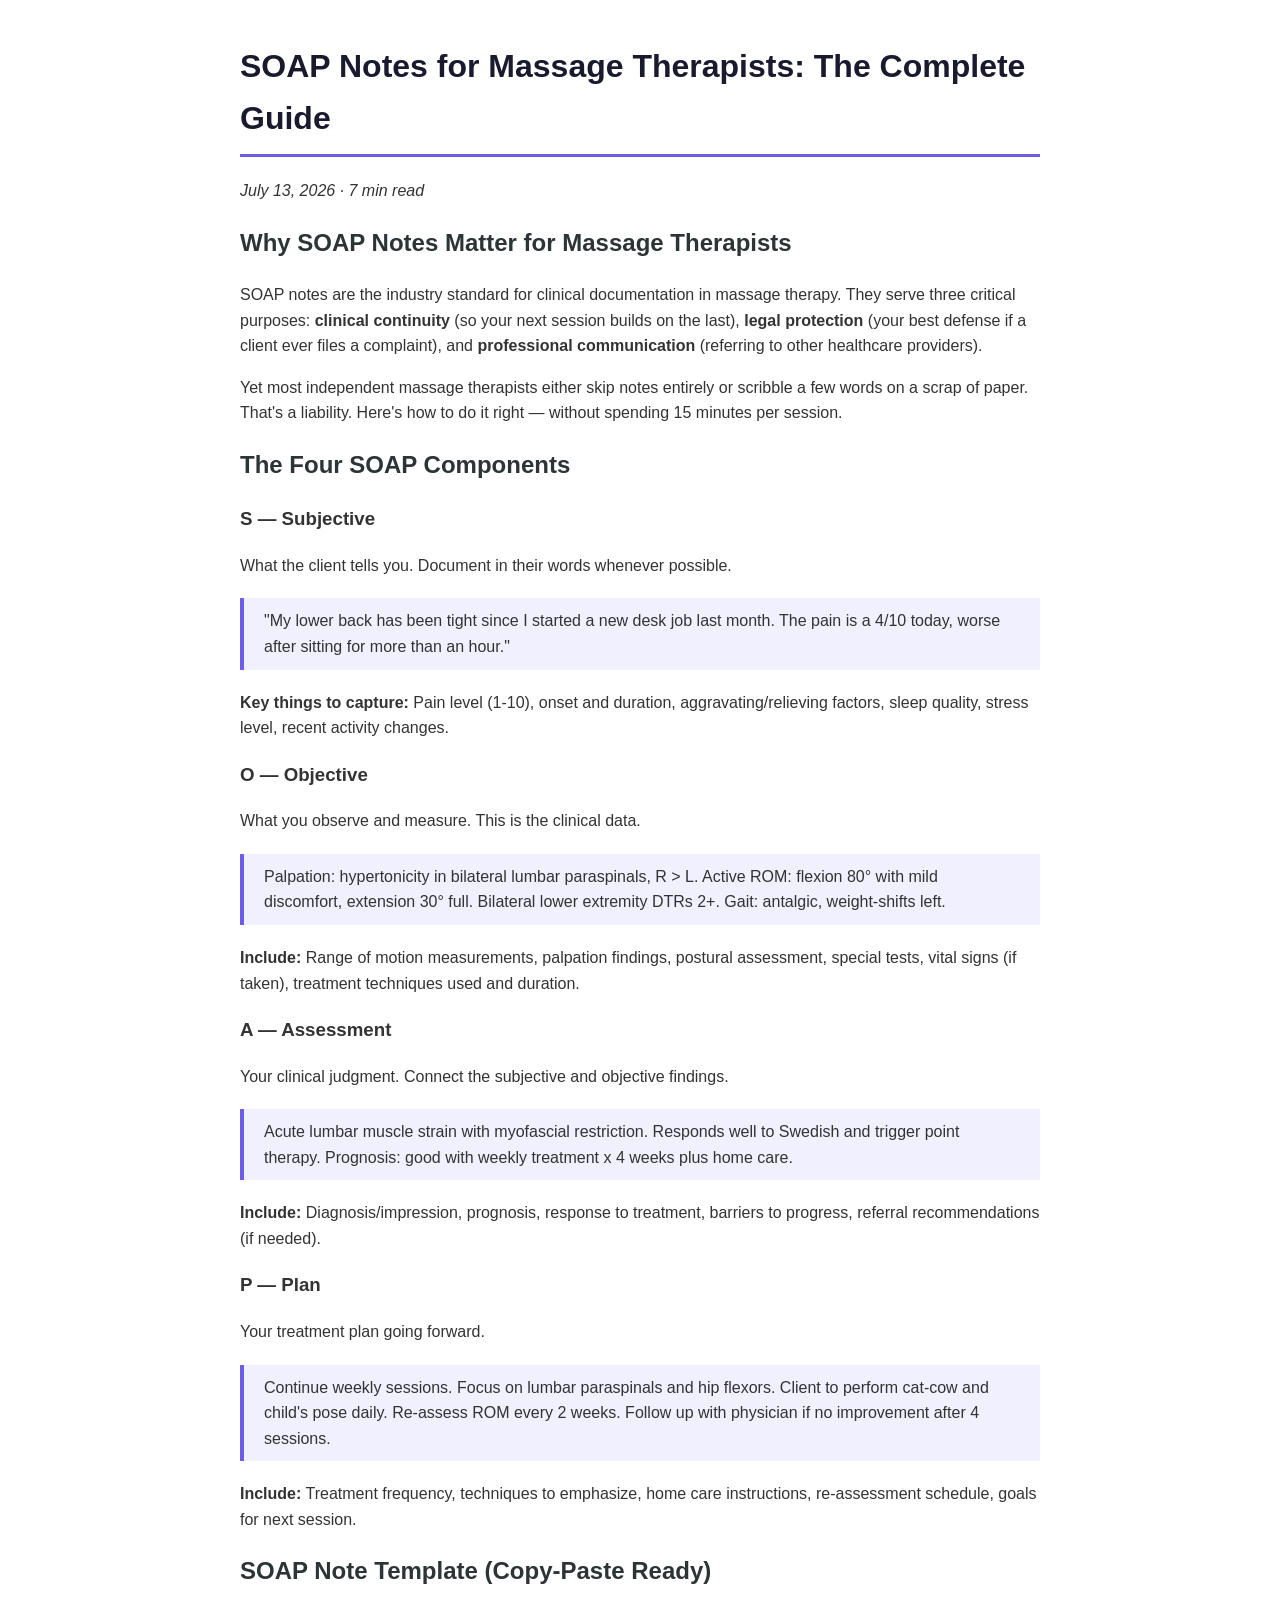
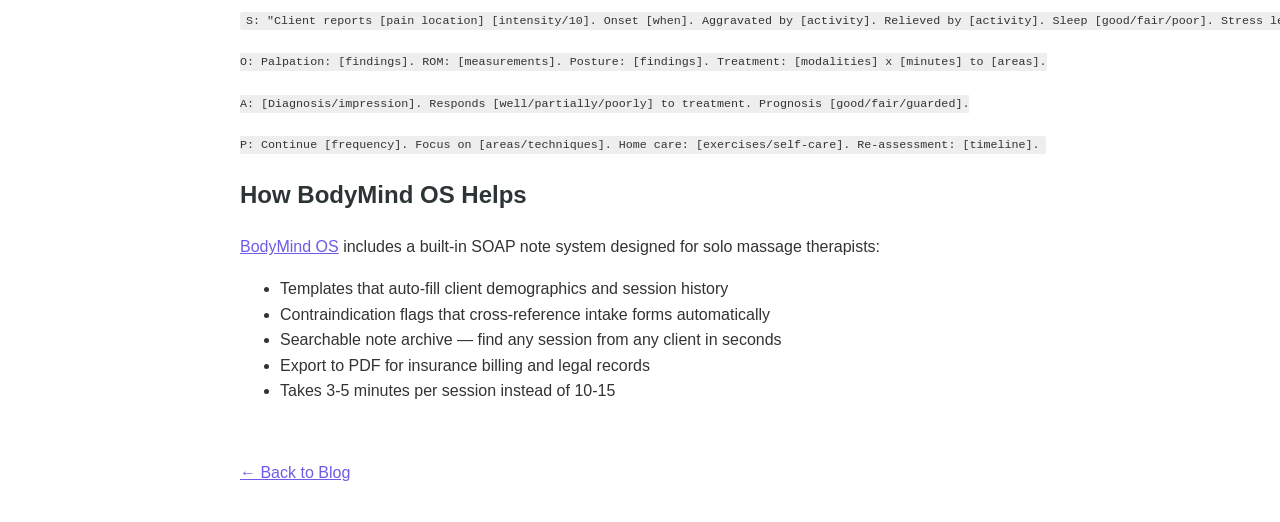
<file: blog/soap-notes-massage-therapists-complete-guide.html>
<!DOCTYPE html>
<html lang="en">
<head>
<meta charset="UTF-8">
<meta name="viewport" content="width=device-width, initial-scale=1.0">
<title>SOAP Notes for Massage Therapists: The Complete Guide — BodyMind OS</title>
<meta name="description" content="Master SOAP note documentation for massage therapy: Subjective, Objective, Assessment, Plan. Templates, examples, and tips for efficient session notes.">
<meta property="og:title" content="SOAP Notes for Massage Therapists: The Complete Guide">
<meta property="og:description" content="Master SOAP note documentation for massage therapy. Templates, examples, and tips.">
<meta property="og:url" content="https://bodymind-os.vercel.app/blog/soap-notes-massage-therapists-complete-guide.html">
<link rel="canonical" href="https://bodymind-os.vercel.app/blog/soap-notes-massage-therapists-complete-guide.html">
<style>
body{font-family:-apple-system,BlinkMacSystemFont,'Segoe UI',Roboto,sans-serif;max-width:800px;margin:0 auto;padding:20px;line-height:1.6;color:#333}
h1{color:#1a1a2e;border-bottom:3px solid #6c5ce7;padding-bottom:10px}
h2{color:#2d3436}
blockquote{background:#f0f0ff;border-left:4px solid #6c5ce7;padding:10px 20px;margin:20px 0}
code{background:#eee;padding:2px 6px;border-radius:3px;font-size:0.9em}
a{color:#6c5ce7}
.back{margin-top:40px;display:inline-block}
</style>
</head>
<body>
<h1>SOAP Notes for Massage Therapists: The Complete Guide</h1>
<p><em>July 13, 2026 · 7 min read</em></p>

<h2>Why SOAP Notes Matter for Massage Therapists</h2>
<p>SOAP notes are the industry standard for clinical documentation in massage therapy. They serve three critical purposes: <strong>clinical continuity</strong> (so your next session builds on the last), <strong>legal protection</strong> (your best defense if a client ever files a complaint), and <strong>professional communication</strong> (referring to other healthcare providers).</p>

<p>Yet most independent massage therapists either skip notes entirely or scribble a few words on a scrap of paper. That's a liability. Here's how to do it right — without spending 15 minutes per session.</p>

<h2>The Four SOAP Components</h2>

<h3>S — Subjective</h3>
<p>What the client tells you. Document in their words whenever possible.</p>
<blockquote>"My lower back has been tight since I started a new desk job last month. The pain is a 4/10 today, worse after sitting for more than an hour."</blockquote>
<p><strong>Key things to capture:</strong> Pain level (1-10), onset and duration, aggravating/relieving factors, sleep quality, stress level, recent activity changes.</p>

<h3>O — Objective</h3>
<p>What you observe and measure. This is the clinical data.</p>
<blockquote>Palpation: hypertonicity in bilateral lumbar paraspinals, R > L. Active ROM: flexion 80° with mild discomfort, extension 30° full. Bilateral lower extremity DTRs 2+. Gait: antalgic, weight-shifts left.</blockquote>
<p><strong>Include:</strong> Range of motion measurements, palpation findings, postural assessment, special tests, vital signs (if taken), treatment techniques used and duration.</p>

<h3>A — Assessment</h3>
<p>Your clinical judgment. Connect the subjective and objective findings.</p>
<blockquote>Acute lumbar muscle strain with myofascial restriction. Responds well to Swedish and trigger point therapy. Prognosis: good with weekly treatment x 4 weeks plus home care.</blockquote>
<p><strong>Include:</strong> Diagnosis/impression, prognosis, response to treatment, barriers to progress, referral recommendations (if needed).</p>

<h3>P — Plan</h3>
<p>Your treatment plan going forward.</p>
<blockquote>Continue weekly sessions. Focus on lumbar paraspinals and hip flexors. Client to perform cat-cow and child's pose daily. Re-assess ROM every 2 weeks. Follow up with physician if no improvement after 4 sessions.</blockquote>
<p><strong>Include:</strong> Treatment frequency, techniques to emphasize, home care instructions, re-assessment schedule, goals for next session.</p>

<h2>SOAP Note Template (Copy-Paste Ready)</h2>
<pre><code>S: "Client reports [pain location] [intensity/10]. Onset [when]. Aggravated by [activity]. Relieved by [activity]. Sleep [good/fair/poor]. Stress level [1-10]."

O: Palpation: [findings]. ROM: [measurements]. Posture: [findings]. Treatment: [modalities] x [minutes] to [areas].

A: [Diagnosis/impression]. Responds [well/partially/poorly] to treatment. Prognosis [good/fair/guarded].

P: Continue [frequency]. Focus on [areas/techniques]. Home care: [exercises/self-care]. Re-assessment: [timeline].</code></pre>

<h2>How BodyMind OS Helps</h2>
<p><a href="https://bodymind-os.vercel.app/">BodyMind OS</a> includes a built-in SOAP note system designed for solo massage therapists:</p>
<ul>
<li>Templates that auto-fill client demographics and session history</li>
<li>Contraindication flags that cross-reference intake forms automatically</li>
<li>Searchable note archive — find any session from any client in seconds</li>
<li>Export to PDF for insurance billing and legal records</li>
<li>Takes 3-5 minutes per session instead of 10-15</li>
</ul>

<p class="back"><a href="index.html">← Back to Blog</a></p>
</body>
</html>
</file>
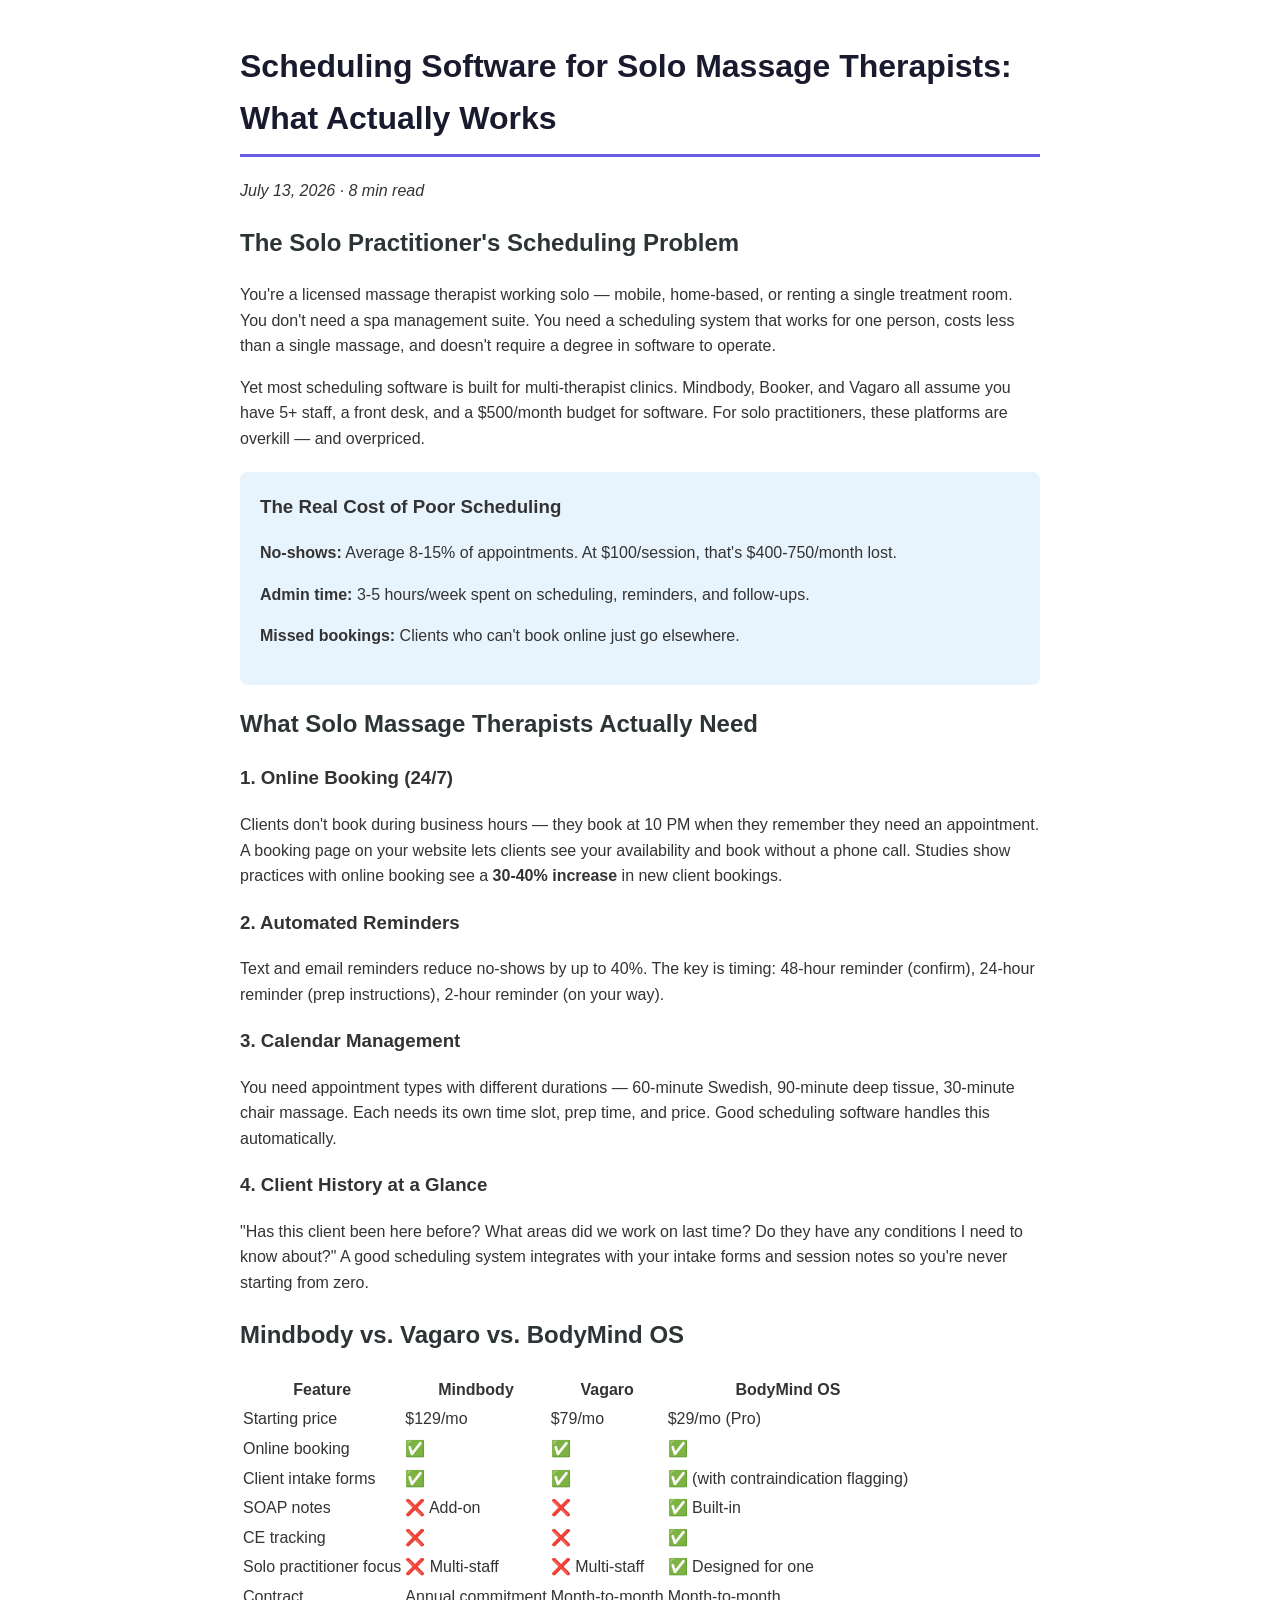
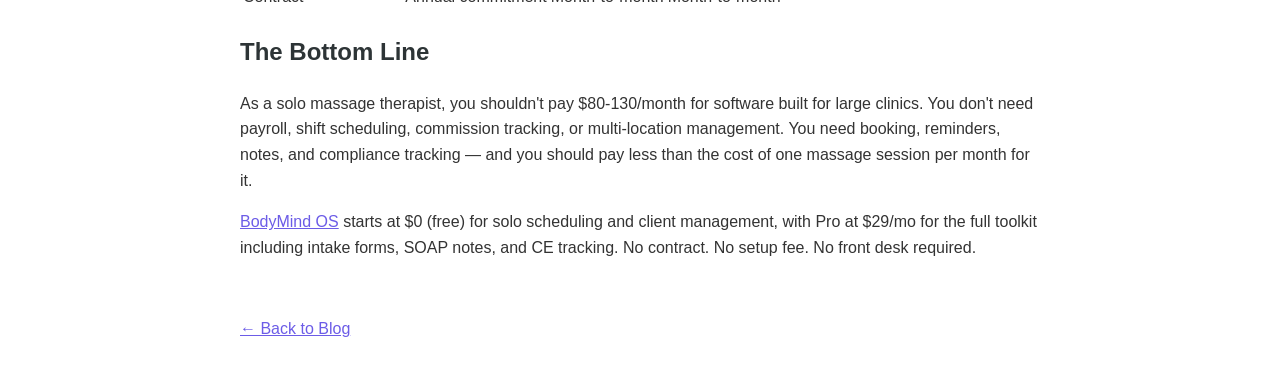
<file: blog/solo-massage-therapist-scheduling-guide.html>
<!DOCTYPE html>
<html lang="en">
<head>
<meta charset="UTF-8">
<meta name="viewport" content="width=device-width, initial-scale=1.0">
<title>Scheduling Software for Solo Massage Therapists — BodyMind OS</title>
<meta name="description" content="Stop cobbling together Google Calendar and Instagram. The right scheduling system for solo massage therapists reduces no-shows by 40% and saves 3+ hours per week.">
<meta property="og:title" content="Scheduling Software for Solo Massage Therapists: What Actually Works">
<meta property="og:description" content="Reduce no-shows by 40% and save 3+ hours per week with the right scheduling setup.">
<meta property="og:url" content="https://bodymind-os.vercel.app/blog/solo-massage-therapist-scheduling-guide.html">
<link rel="canonical" href="https://bodymind-os.vercel.app/blog/solo-massage-therapist-scheduling-guide.html">
<style>
body{font-family:-apple-system,BlinkMacSystemFont,'Segoe UI',Roboto,sans-serif;max-width:800px;margin:0 auto;padding:20px;line-height:1.6;color:#333}
h1{color:#1a1a2e;border-bottom:3px solid #6c5ce7;padding-bottom:10px}
h2{color:#2d3436}
blockquote{background:#f0f0ff;border-left:4px solid #6c5ce7;padding:10px 20px;margin:20px 0}
a{color:#6c5ce7}
ul li{margin:8px 0}
.highlight{background:#e8f4fd;padding:20px;border-radius:8px;margin:20px 0}
.highlight h3{margin-top:0}
.back{margin-top:40px;display:inline-block}
</style>
</head>
<body>
<h1>Scheduling Software for Solo Massage Therapists: What Actually Works</h1>
<p><em>July 13, 2026 · 8 min read</em></p>

<h2>The Solo Practitioner's Scheduling Problem</h2>
<p>You're a licensed massage therapist working solo — mobile, home-based, or renting a single treatment room. You don't need a spa management suite. You need a scheduling system that works for one person, costs less than a single massage, and doesn't require a degree in software to operate.</p>

<p>Yet most scheduling software is built for multi-therapist clinics. Mindbody, Booker, and Vagaro all assume you have 5+ staff, a front desk, and a $500/month budget for software. For solo practitioners, these platforms are overkill — and overpriced.</p>

<div class="highlight">
<h3>The Real Cost of Poor Scheduling</h3>
<p><strong>No-shows:</strong> Average 8-15% of appointments. At $100/session, that's $400-750/month lost.</p>
<p><strong>Admin time:</strong> 3-5 hours/week spent on scheduling, reminders, and follow-ups.</p>
<p><strong>Missed bookings:</strong> Clients who can't book online just go elsewhere.</p>
</div>

<h2>What Solo Massage Therapists Actually Need</h2>
<h3>1. Online Booking (24/7)</h3>
<p>Clients don't book during business hours — they book at 10 PM when they remember they need an appointment. A booking page on your website lets clients see your availability and book without a phone call. Studies show practices with online booking see a <strong>30-40% increase</strong> in new client bookings.</p>

<h3>2. Automated Reminders</h3>
<p>Text and email reminders reduce no-shows by up to 40%. The key is timing: 48-hour reminder (confirm), 24-hour reminder (prep instructions), 2-hour reminder (on your way).</p>

<h3>3. Calendar Management</h3>
<p>You need appointment types with different durations — 60-minute Swedish, 90-minute deep tissue, 30-minute chair massage. Each needs its own time slot, prep time, and price. Good scheduling software handles this automatically.</p>

<h3>4. Client History at a Glance</h3>
<p>"Has this client been here before? What areas did we work on last time? Do they have any conditions I need to know about?" A good scheduling system integrates with your intake forms and session notes so you're never starting from zero.</p>

<h2>Mindbody vs. Vagaro vs. BodyMind OS</h2>
<table>
<tr><th>Feature</th><th>Mindbody</th><th>Vagaro</th><th>BodyMind OS</th></tr>
<tr><td>Starting price</td><td>$129/mo</td><td>$79/mo</td><td>$29/mo (Pro)</td></tr>
<tr><td>Online booking</td><td>✅</td><td>✅</td><td>✅</td></tr>
<tr><td>Client intake forms</td><td>✅</td><td>✅</td><td>✅ (with contraindication flagging)</td></tr>
<tr><td>SOAP notes</td><td>❌ Add-on</td><td>❌</td><td>✅ Built-in</td></tr>
<tr><td>CE tracking</td><td>❌</td><td>❌</td><td>✅</td></tr>
<tr><td>Solo practitioner focus</td><td>❌ Multi-staff</td><td>❌ Multi-staff</td><td>✅ Designed for one</td></tr>
<tr><td>Contract</td><td>Annual commitment</td><td>Month-to-month</td><td>Month-to-month</td></tr>
</table>

<h2>The Bottom Line</h2>
<p>As a solo massage therapist, you shouldn't pay $80-130/month for software built for large clinics. You don't need payroll, shift scheduling, commission tracking, or multi-location management. You need booking, reminders, notes, and compliance tracking — and you should pay less than the cost of one massage session per month for it.</p>

<p><a href="https://bodymind-os.vercel.app/">BodyMind OS</a> starts at $0 (free) for solo scheduling and client management, with Pro at $29/mo for the full toolkit including intake forms, SOAP notes, and CE tracking. No contract. No setup fee. No front desk required.</p>

<p class="back"><a href="index.html">← Back to Blog</a></p>
</body>
</html>
</file>
<file: styles.css>
/* BodyMind OS — App Stylesheet */
:root {
  --bg: #fafaf8;
  --bg-card: #ffffff;
  --bg-section: #f5f3ef;
  --bg-input: #f0ede7;
  --border: #e0dcd4;
  --border-light: #ece8e0;
  --text: #2d2a26;
  --text-muted: #6b6560;
  --text-dim: #9a948c;
  --primary: #5b8a72;
  --primary-hover: #4a7360;
  --primary-bg: rgba(91, 138, 114, 0.1);
  --accent: #c4915e;
  --accent-hover: #b07d4a;
  --accent-bg: rgba(196, 145, 94, 0.1);
  --success: #5b8a72;
  --success-bg: rgba(91, 138, 114, 0.12);
  --warning: #d4a04a;
  --warning-bg: rgba(212, 160, 74, 0.12);
  --danger: #c45c5c;
  --danger-bg: rgba(196, 92, 92, 0.12);
  --radius: 12px;
  --radius-sm: 8px;
  --shadow: 0 2px 8px rgba(0,0,0,0.06);
  --font: -apple-system, BlinkMacSystemFont, 'Segoe UI', Roboto, sans-serif;
}

* { box-sizing: border-box; margin: 0; padding: 0; }

body {
  font-family: var(--font);
  background: var(--bg);
  color: var(--text);
  line-height: 1.5;
  min-height: 100vh;
}

a { color: var(--primary); text-decoration: none; }
a:hover { color: var(--primary-hover); }

/* Splash / License Gate */
#splash {
  min-height: 100vh;
  display: flex;
  align-items: center;
  justify-content: center;
  padding: 24px;
  background: linear-gradient(135deg, #fafaf8 0%, #eeebe4 100%);
}

.splash-card {
  background: var(--bg-card);
  border: 1px solid var(--border);
  border-radius: var(--radius);
  padding: 40px;
  max-width: 420px;
  width: 100%;
  text-align: center;
  box-shadow: var(--shadow);
}

.splash-logo {
  font-size: 28px;
  font-weight: 700;
  color: var(--primary);
  margin-bottom: 8px;
}

.splash-tagline {
  font-size: 14px;
  color: var(--text-muted);
  margin-bottom: 32px;
}

.splash-card h2 {
  font-size: 20px;
  font-weight: 600;
  margin-bottom: 16px;
}

.splash-card p {
  font-size: 14px;
  color: var(--text-muted);
  margin-bottom: 24px;
}

.splash-error {
  color: var(--danger);
  font-size: 13px;
  margin-bottom: 16px;
}

/* Buttons */
.btn {
  display: inline-flex;
  align-items: center;
  justify-content: center;
  gap: 6px;
  padding: 10px 20px;
  border: none;
  border-radius: var(--radius-sm);
  font-size: 14px;
  font-weight: 500;
  cursor: pointer;
  transition: all 0.15s;
  font-family: var(--font);
}

.btn-primary {
  background: var(--primary);
  color: white;
}
.btn-primary:hover { background: var(--primary-hover); }

.btn-ghost {
  background: transparent;
  color: var(--text-muted);
  border: 1px solid var(--border);
}
.btn-ghost:hover { background: var(--bg-section); color: var(--text); }

.btn-accent {
  background: var(--accent);
  color: white;
}
.btn-accent:hover { background: var(--accent-hover); }

.btn-danger {
  background: var(--danger-bg);
  color: var(--danger);
}
.btn-danger:hover { background: var(--danger); color: white; }

.btn-sm { padding: 6px 12px; font-size: 12px; }
.btn-full { width: 100%; }
.btn:disabled { opacity: 0.5; cursor: not-allowed; }

/* Forms */
label {
  display: block;
  margin-bottom: 16px;
  font-size: 13px;
  color: var(--text-muted);
  font-weight: 500;
}

input[type="text"],
input[type="email"],
input[type="password"],
input[type="tel"],
input[type="number"],
input[type="date"],
input[type="time"],
textarea,
select {
  width: 100%;
  padding: 10px 12px;
  background: var(--bg-input);
  border: 1px solid var(--border);
  border-radius: var(--radius-sm);
  font-size: 14px;
  color: var(--text);
  font-family: var(--font);
  transition: border-color 0.15s;
}

input:focus, textarea:focus, select:focus {
  outline: none;
  border-color: var(--primary);
}

textarea { resize: vertical; min-height: 80px; }

.form-group {
  margin-bottom: 16px;
}

.form-row {
  display: grid;
  grid-template-columns: 1fr 1fr;
  gap: 12px;
}

.form-hint {
  font-size: 12px;
  color: var(--text-dim);
  margin-top: 4px;
}

/* App Layout */
#app {
  display: none;
  min-height: 100vh;
}

#app.visible {
  display: block;
}

.app-header {
  display: flex;
  align-items: center;
  justify-content: space-between;
  padding: 16px 24px;
  background: var(--bg-card);
  border-bottom: 1px solid var(--border);
  position: sticky;
  top: 0;
  z-index: 100;
}

.app-header-logo {
  font-size: 18px;
  font-weight: 700;
  color: var(--primary);
}

.header-right {
  display: flex;
  align-items: center;
  gap: 12px;
}

.tier-badge {
  padding: 4px 10px;
  border-radius: 12px;
  font-size: 11px;
  font-weight: 600;
}

.tier-free {
  background: var(--bg-section);
  color: var(--text-muted);
}

.tier-pro, .tier-studio {
  background: var(--primary-bg);
  color: var(--primary);
}

/* Bottom Nav */
.bottom-nav {
  position: fixed;
  bottom: 0;
  left: 0;
  right: 0;
  display: flex;
  background: var(--bg-card);
  border-top: 1px solid var(--border);
  z-index: 100;
}

.nav-item {
  flex: 1;
  display: flex;
  flex-direction: column;
  align-items: center;
  gap: 2px;
  padding: 10px 0;
  background: none;
  border: none;
  font-size: 11px;
  color: var(--text-dim);
  cursor: pointer;
  font-family: var(--font);
  transition: color 0.15s;
}

.nav-item.active {
  color: var(--primary);
}

.nav-item .nav-icon {
  font-size: 20px;
}

/* Content Area */
#app-content {
  padding: 24px 24px 80px;
  max-width: 800px;
  margin: 0 auto;
}

/* Cards */
.card {
  background: var(--bg-card);
  border: 1px solid var(--border);
  border-radius: var(--radius);
  padding: 20px;
  margin-bottom: 16px;
}

.card-header {
  display: flex;
  align-items: center;
  justify-content: space-between;
  margin-bottom: 12px;
}

.card-title {
  font-size: 16px;
  font-weight: 600;
}

.card-subtitle {
  font-size: 13px;
  color: var(--text-muted);
}

/* Page titles */
.page-title {
  font-size: 24px;
  font-weight: 700;
  margin-bottom: 4px;
}

.page-subtitle {
  font-size: 14px;
  color: var(--text-muted);
  margin-bottom: 24px;
}

/* Client list */
.client-item {
  display: flex;
  align-items: center;
  justify-content: space-between;
  padding: 14px 0;
  border-bottom: 1px solid var(--border-light);
}

.client-item:last-child { border-bottom: none; }

.client-name {
  font-weight: 500;
  font-size: 14px;
}

.client-meta {
  font-size: 12px;
  color: var(--text-dim);
}

/* Calendar */
.calendar-grid {
  display: grid;
  grid-template-columns: repeat(7, 1fr);
  gap: 4px;
  margin-bottom: 20px;
}

.calendar-day-header {
  text-align: center;
  font-size: 11px;
  font-weight: 600;
  color: var(--text-dim);
  padding: 8px 0;
}

.calendar-day {
  aspect-ratio: 1;
  display: flex;
  align-items: center;
  justify-content: center;
  font-size: 13px;
  border-radius: var(--radius-sm);
  cursor: pointer;
  position: relative;
}

.calendar-day:hover { background: var(--bg-section); }

.calendar-day.today {
  background: var(--primary-bg);
  color: var(--primary);
  font-weight: 600;
}

.calendar-day.has-events::after {
  content: '';
  position: absolute;
  bottom: 4px;
  width: 4px;
  height: 4px;
  background: var(--primary);
  border-radius: 50%;
}

.calendar-day.empty {
  cursor: default;
}

.appointment-item {
  display: flex;
  align-items: center;
  gap: 12px;
  padding: 12px 0;
  border-bottom: 1px solid var(--border-light);
}

.appointment-time {
  font-weight: 600;
  font-size: 13px;
  min-width: 60px;
}

.appointment-info { flex: 1; }

.appointment-client {
  font-weight: 500;
  font-size: 14px;
}

.appointment-type {
  font-size: 12px;
  color: var(--text-dim);
}

/* Intake form */
.intake-section {
  margin-bottom: 24px;
}

.intake-section h3 {
  font-size: 15px;
  font-weight: 600;
  margin-bottom: 12px;
  padding-bottom: 8px;
  border-bottom: 1px solid var(--border-light);
}

.checkbox-group {
  display: flex;
  flex-wrap: wrap;
  gap: 8px;
  margin-bottom: 12px;
}

.checkbox-item {
  display: flex;
  align-items: center;
  gap: 6px;
  padding: 8px 12px;
  background: var(--bg-input);
  border-radius: var(--radius-sm);
  font-size: 13px;
  cursor: pointer;
}

.checkbox-item input { width: auto; }

.checkbox-item.danger {
  background: var(--danger-bg);
  color: var(--danger);
}

.contraindication-alert {
  background: var(--danger-bg);
  border: 1px solid var(--danger);
  border-radius: var(--radius-sm);
  padding: 12px 16px;
  margin-bottom: 16px;
  font-size: 13px;
  display: flex;
  align-items: flex-start;
  gap: 10px;
}

.contraindication-alert .alert-icon {
  font-size: 18px;
  flex-shrink: 0;
}

/* Session notes */
.soap-grid {
  display: grid;
  grid-template-columns: 1fr 1fr;
  gap: 12px;
}

.soap-section {
  background: var(--bg-input);
  border-radius: var(--radius-sm);
  padding: 12px;
}

.soap-section h4 {
  font-size: 12px;
  font-weight: 700;
  text-transform: uppercase;
  letter-spacing: 0.5px;
  color: var(--primary);
  margin-bottom: 8px;
}

.soap-section textarea {
  background: transparent;
  border: none;
  padding: 0;
  min-height: 60px;
}

/* CE Tracker */
.ce-progress {
  background: var(--bg-input);
  border-radius: var(--radius-sm);
  height: 12px;
  overflow: hidden;
  margin: 8px 0;
}

.ce-progress-bar {
  height: 100%;
  background: var(--primary);
  border-radius: var(--radius-sm);
  transition: width 0.3s;
}

.ce-stat {
  display: flex;
  justify-content: space-between;
  font-size: 13px;
  color: var(--text-muted);
}

/* Dashboard stats */
.stats-grid {
  display: grid;
  grid-template-columns: repeat(auto-fit, minmax(150px, 1fr));
  gap: 12px;
  margin-bottom: 24px;
}

.stat-card {
  background: var(--bg-card);
  border: 1px solid var(--border);
  border-radius: var(--radius);
  padding: 16px;
  text-align: center;
}

.stat-value {
  font-size: 24px;
  font-weight: 700;
  color: var(--primary);
}

.stat-label {
  font-size: 12px;
  color: var(--text-muted);
  margin-top: 4px;
}

/* Upgrade banner */
.upgrade-banner {
  background: var(--accent-bg);
  border: 1px solid var(--accent);
  border-radius: var(--radius);
  padding: 16px 20px;
  margin-bottom: 20px;
  display: flex;
  align-items: center;
  justify-content: space-between;
  gap: 16px;
}

.upgrade-banner p {
  font-size: 14px;
  color: var(--text);
}

/* Empty state */
.empty-state {
  text-align: center;
  padding: 48px 24px;
  color: var(--text-dim);
}

.empty-state .empty-icon {
  font-size: 40px;
  margin-bottom: 12px;
}

.empty-state p {
  font-size: 14px;
  margin-bottom: 16px;
}

/* Toast */
.toast {
  position: fixed;
  bottom: 80px;
  left: 50%;
  transform: translateX(-50%);
  background: var(--text);
  color: var(--bg);
  padding: 10px 20px;
  border-radius: var(--radius-sm);
  font-size: 13px;
  z-index: 200;
  opacity: 0;
  transition: opacity 0.3s;
  pointer-events: none;
}

.toast.visible {
  opacity: 1;
}

/* Badge */
.badge {
  display: inline-block;
  padding: 2px 8px;
  border-radius: 10px;
  font-size: 11px;
  font-weight: 600;
}

.badge-success { background: var(--success-bg); color: var(--success); }
.badge-warning { background: var(--warning-bg); color: var(--warning); }
.badge-danger { background: var(--danger-bg); color: var(--danger); }

/* Responsive */
@media (min-width: 768px) {
  .bottom-nav {
    position: static;
    border-top: none;
    border-bottom: 1px solid var(--border);
    background: transparent;
    padding: 0 24px;
    gap: 0;
  }

  .nav-item {
    flex-direction: row;
    gap: 6px;
    padding: 10px 16px;
    font-size: 13px;
    border-bottom: 2px solid transparent;
  }

  .nav-item.active {
    border-bottom-color: var(--primary);
  }

  #app-content {
    padding-bottom: 24px;
  }
}

.hidden { display: none !important; }
</file>
